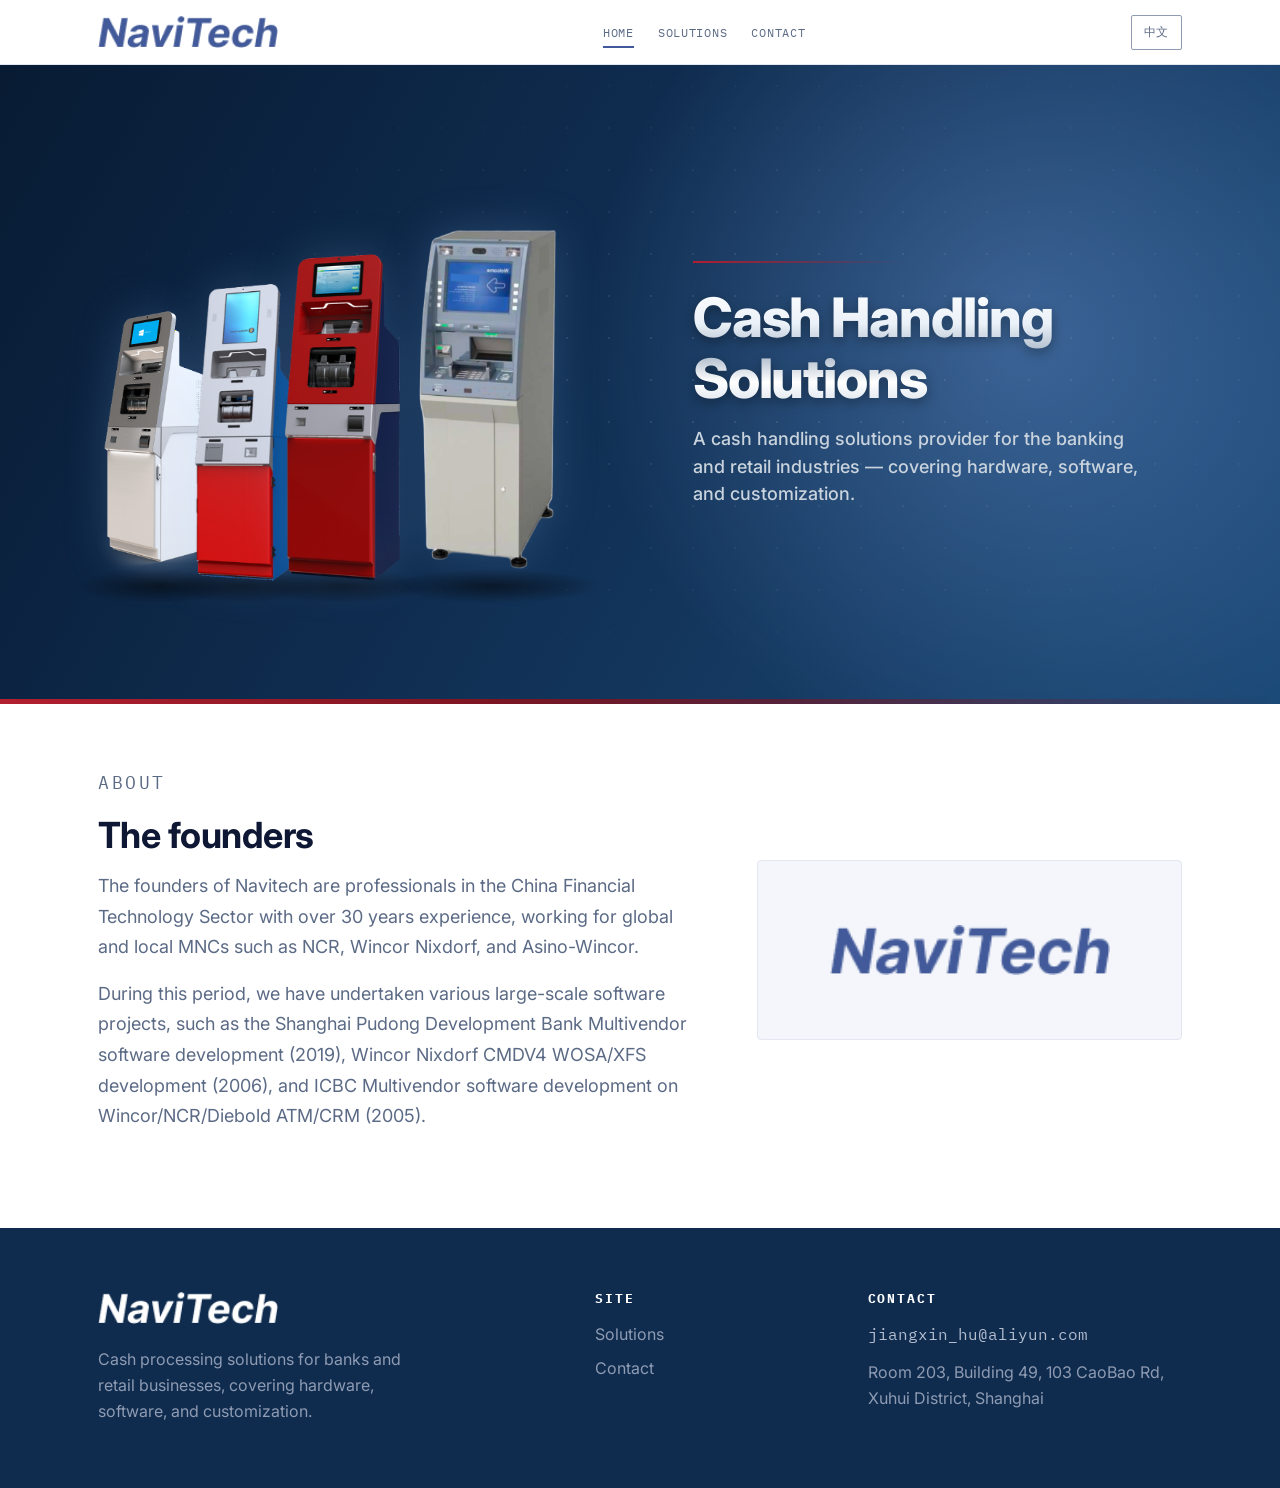
<file: index.html>
<!doctype html>
<html lang="en">
<head>
  <meta charset="utf-8">
  <meta name="viewport" content="width=device-width, initial-scale=1">
  <title>Navitech</title>
  <meta name="description" content="Navitech designs, manufactures, deploys, and services cash deposit machines for banks and financial institutions.">
  <link rel="icon" href="assets/img/favicon.svg" type="image/svg+xml">
  <link rel="preconnect" href="https://fonts.googleapis.com">
  <link rel="preconnect" href="https://fonts.gstatic.com" crossorigin>
  <link href="https://fonts.googleapis.com/css2?family=IBM+Plex+Mono:wght@400;500;600&family=Inter:wght@400;500;600;700;800&display=swap" rel="stylesheet">
  <link rel="stylesheet" href="assets/css/tokens.css">
  <link rel="stylesheet" href="assets/css/base.css">
  <link rel="stylesheet" href="assets/css/components.css">
</head>
<body data-page="home">
  <header id="site-nav"></header>

  <main>
    <!-- 30-year banner (adapted from the reference banner) -->
    <section class="banner" aria-label="Navitech, 30 years of cash handling solutions">
      <div class="banner__grid" aria-hidden="true"></div>
      <div class="banner__sheen" aria-hidden="true"></div>

      <div class="container banner__inner">
        <div class="banner__visual" aria-hidden="true">
          <div class="banner__kiosk banner__kiosk--1">
            <div class="banner__shadow"></div>
            <img src="assets/img/kiosks/k1.png" alt="">
          </div>
          <div class="banner__kiosk banner__kiosk--2">
            <div class="banner__shadow"></div>
            <img src="assets/img/kiosks/k2.png" alt="">
          </div>
          <div class="banner__kiosk banner__kiosk--3">
            <div class="banner__shadow"></div>
            <img src="assets/img/kiosks/k3.png" alt="">
          </div>
          <div class="banner__kiosk banner__kiosk--4">
            <div class="banner__shadow"></div>
            <img src="assets/img/kiosks/k4.png" alt="">
          </div>
        </div>

        <div class="banner__content">
          <div class="banner__rule" aria-hidden="true"></div>
          <h1 class="banner__headline" data-i18n="home.banner.headline">Cash Handling Solutions</h1>
          <p class="banner__tagline" data-i18n="home.banner.tagline">A cash handling solutions provider for the banking and retail industries &mdash; covering hardware, software, and customization.</p>
        </div>
      </div>

      <div class="banner__accent" aria-hidden="true"></div>
    </section>

    <!-- About: founders copy on the left, logo on the right -->
    <section class="section home-about">
      <div class="container home-about__inner">
        <div class="home-about__text reveal">
          <p class="kicker mb-3" data-i18n="home.about.kicker">About</p>
          <h2 data-i18n="home.about.title">The founders</h2>
          <p data-i18n="home.about.p1">
            The founders of Navitech are professionals in the financial <textarea name="" id="" cols="30" rows="10"></textarea>echnology Sector with over
            30 years experience, working for global and local MNCs such as NCR, Wincor Nixdorf, and
            Asino-Wincor.
          </p>
          <p data-i18n="home.about.p2">
            During this period, we have undertaken various large-scale software projects, such as the
            Shanghai Pudong Development Bank Multivendor software development (2019), Wincor Nixdorf
            CMDV4 WOSA/XFS development (2006), and ICBC Multivendor software development on
            Wincor/NCR/Diebold ATM/CRM (2005).
          </p>
        </div>
        <div class="home-about__logo reveal reveal--delay">
          <img src="assets/img/logo.png" alt="Navitech">
        </div>
      </div>
    </section>
  </main>

  <footer id="site-footer"></footer>

  <script src="assets/js/products-data.js"></script>
  <script src="assets/js/i18n.js"></script>
  <script src="assets/js/main.js"></script>
  <script src="assets/js/logos.js"></script>
  <script>
    I18N.init();
  </script>
  <script>
    (function () {
      document.documentElement.classList.add("js");
      var els = document.querySelectorAll(".reveal");
      if (!("IntersectionObserver" in window)) {
        for (var i = 0; i < els.length; i++) els[i].classList.add("is-in");
        return;
      }
      var io = new IntersectionObserver(function (entries) {
        entries.forEach(function (e) {
          if (e.isIntersecting) {
            e.target.classList.add("is-in");
            io.unobserve(e.target);
          }
        });
      }, { threshold: 0.15 });
      els.forEach(function (el) { io.observe(el); });
    })();
  </script>
</body>
</html>
</file>
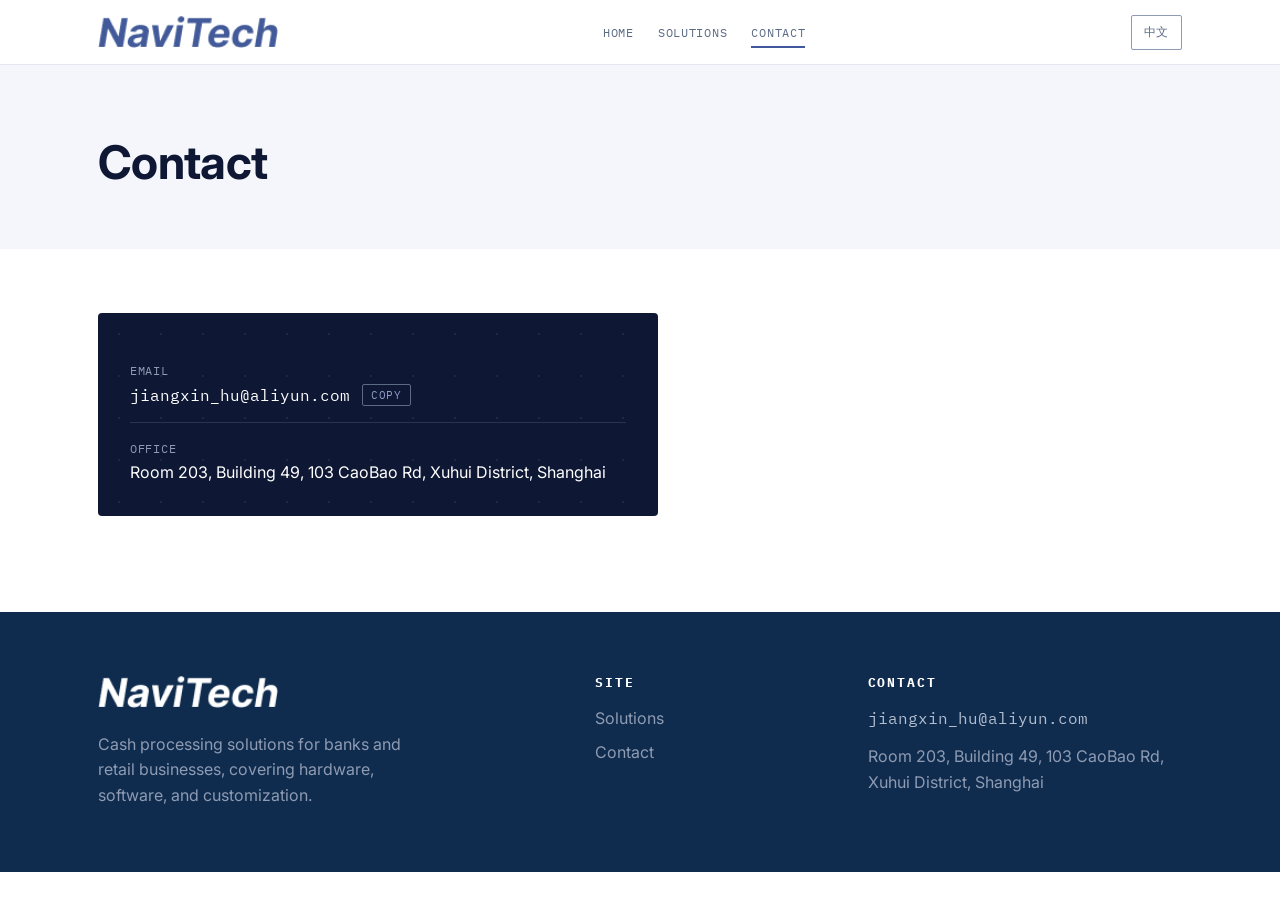
<file: contact.html>
<!doctype html>
<html lang="en">
<head>
  <meta charset="utf-8">
  <meta name="viewport" content="width=device-width, initial-scale=1">
  <title>Contact | Navitech</title>
  <link rel="icon" href="assets/img/favicon.svg" type="image/svg+xml">
  <link rel="preconnect" href="https://fonts.googleapis.com">
  <link rel="preconnect" href="https://fonts.gstatic.com" crossorigin>
  <link href="https://fonts.googleapis.com/css2?family=IBM+Plex+Mono:wght@400;500;600&family=Inter:wght@400;500;600;700&display=swap" rel="stylesheet">
  <link rel="stylesheet" href="assets/css/tokens.css">
  <link rel="stylesheet" href="assets/css/base.css">
  <link rel="stylesheet" href="assets/css/components.css">
</head>
<body data-page="contact">
  <header id="site-nav"></header>

  <main>
    <section class="page-hero">
      <div class="container page-hero__inner">
        <h1 class="mb-1" data-i18n="contact.h1">Contact</h1>
      </div>
    </section>

    <section class="section section--paper">
      <div class="container">
        <div class="contact-card">
          <ul class="contact-card__list">
            <li class="contact-card__row">
              <span class="contact-card__label" data-i18n="contact.aside.sales">Sales &amp; engineering</span>
              <button type="button" class="contact-card__copy" id="copy-email" data-copy="jiangxin_hu@aliyun.com">
                <span class="text-mono">jiangxin_hu@aliyun.com</span>
                <span class="contact-card__hint" data-i18n="contact.copy">Copy</span>
              </button>
            </li>
            <li class="contact-card__row">
              <span class="contact-card__label" data-i18n="contact.aside.office">Office</span>
              <span class="contact-card__value" data-i18n="contact.aside.addr">Room 203, Building 49, 103 CaoBao Rd, Xuhui District, Shanghai</span>
            </li>
          </ul>
        </div>
      </div>
    </section>
  </main>

  <footer id="site-footer"></footer>

  <script src="assets/js/products-data.js"></script>
  <script src="assets/js/i18n.js"></script>
  <script src="assets/js/contact.js"></script>
  <script src="assets/js/main.js"></script>
  <script>
    I18N.init();
  </script>
</body>
</html>
</file>
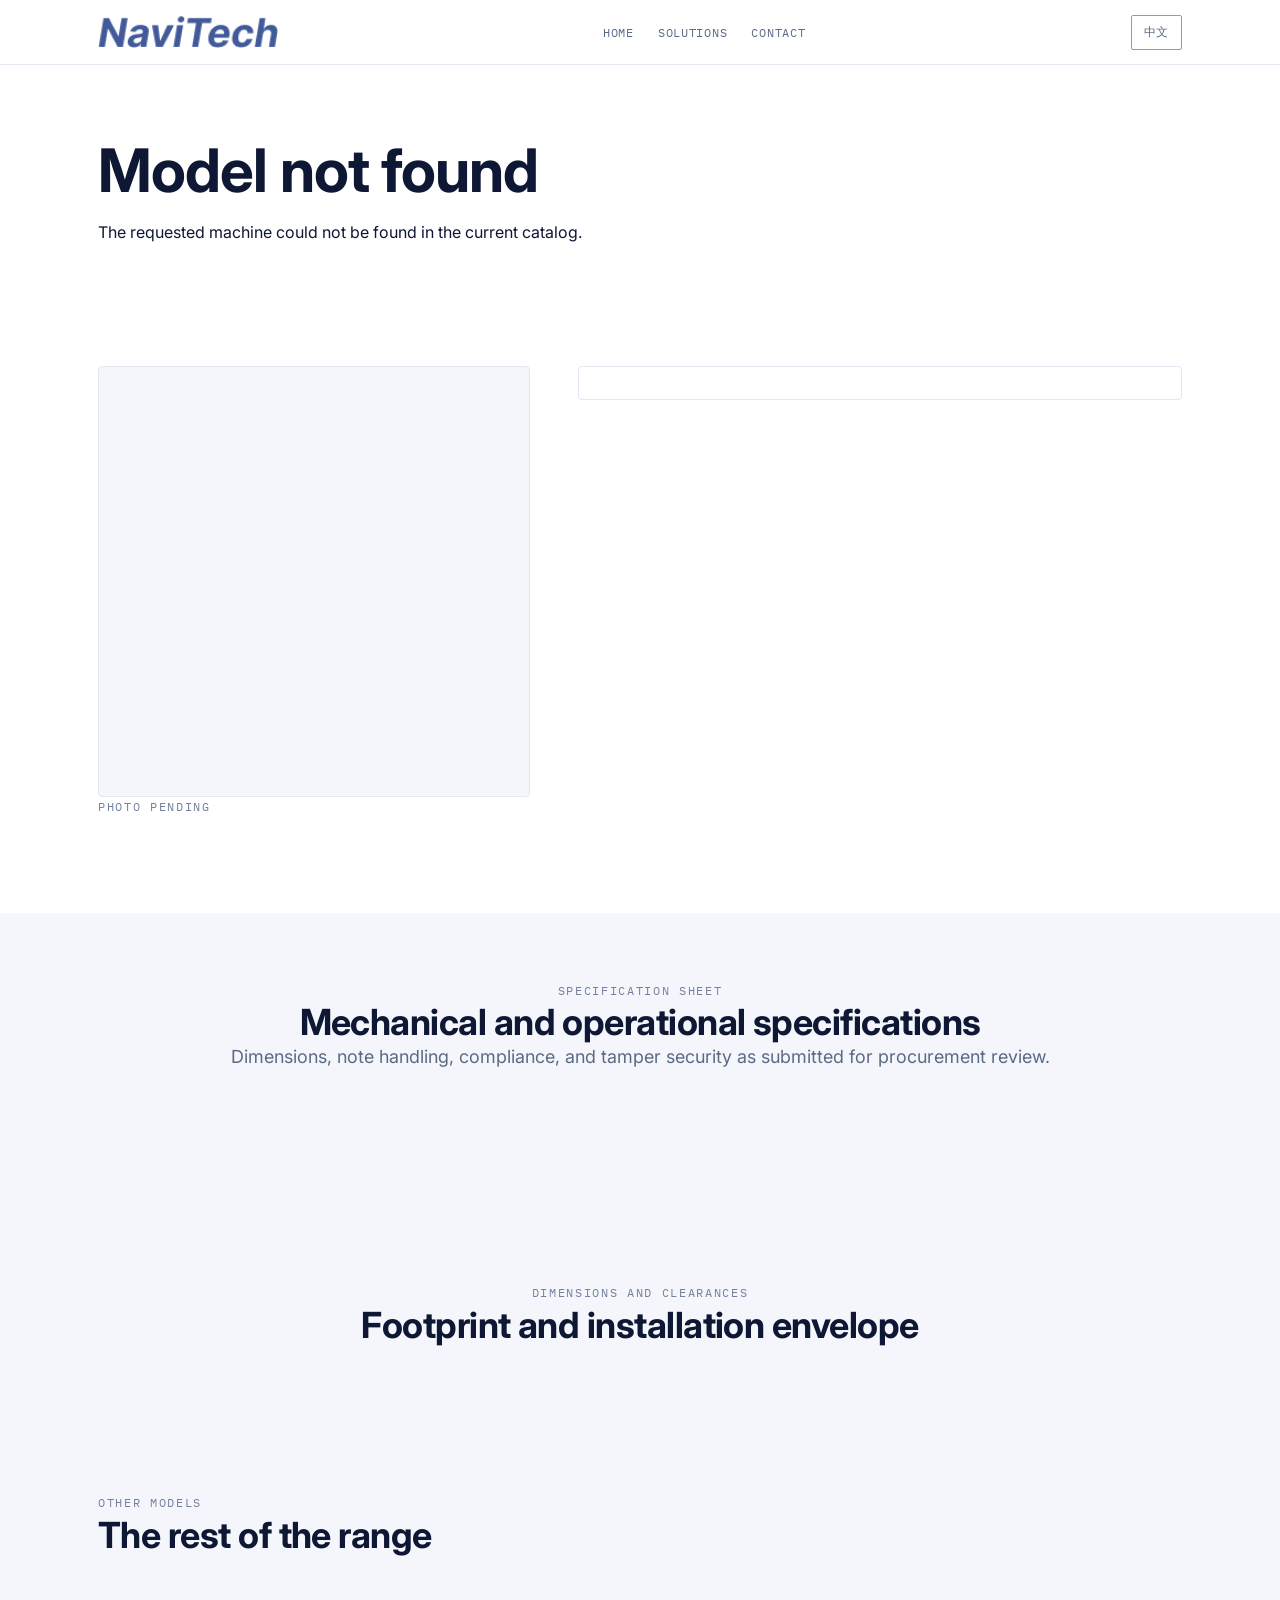
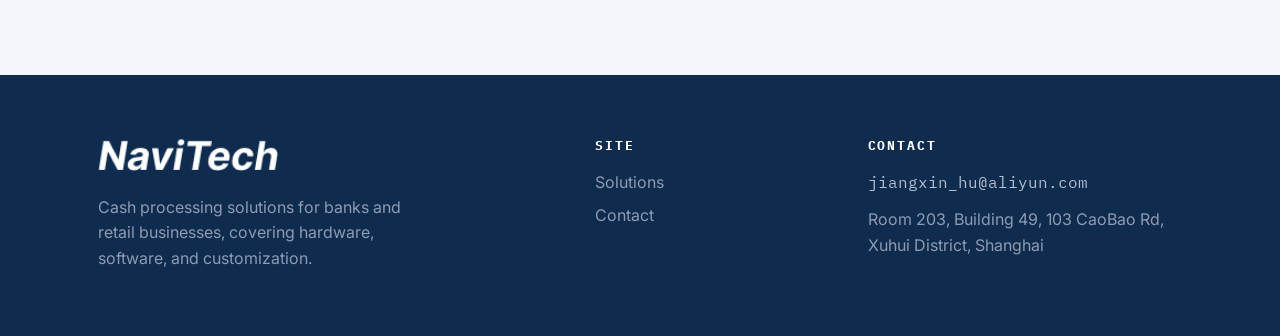
<file: product.html>
<!doctype html>
<html lang="en">
<head>
  <meta charset="utf-8">
  <meta name="viewport" content="width=device-width, initial-scale=1">
  <title>Product specification | Navitech</title>
  <meta name="description" content="Full specification sheet: dimensions, note capacity, cassettes, functions, connectivity, compliance, and tamper security.">
  <link rel="icon" href="assets/img/favicon.svg" type="image/svg+xml">
  <link rel="preconnect" href="https://fonts.googleapis.com">
  <link rel="preconnect" href="https://fonts.gstatic.com" crossorigin>
  <link href="https://fonts.googleapis.com/css2?family=IBM+Plex+Mono:wght@400;500;600&family=Inter:wght@400;500;600;700&display=swap" rel="stylesheet">
  <link rel="stylesheet" href="assets/css/tokens.css">
  <link rel="stylesheet" href="assets/css/base.css">
  <link rel="stylesheet" href="assets/css/components.css">
</head>
<body data-page="products">
  <header id="site-nav"></header>

  <main>
    <!-- Header + key facts rendered from product data -->
    <div id="detail-hero"></div>

    <!-- Overview column: visual, key facts, functions, security -->
    <section class="section section--paper">
      <div class="container">
        <div class="product-detail">
          <aside>
            <div class="product-detail__visual" id="detail-visual"></div>
            <p class="kicker mt-4 mb-0" data-i18n="detail.photoNote">Photo pending</p>
          </aside>
          <div class="product-detail__info">
            <div class="detail-facts mb-5" id="detail-facts"></div>
            <div id="detail-overview"></div>
          </div>
        </div>
      </div>
    </section>

    <!-- Full specification sheet -->
    <section class="section section--muted">
      <div class="container">
        <div class="section__head">
          <span class="kicker" data-i18n="detail.specsKicker">Specification sheet</span>
          <h2 data-i18n="detail.specsH2">Mechanical and operational specifications</h2>
          <p data-i18n="detail.specsP">Dimensions, note handling, compliance, and tamper security as submitted for procurement review.</p>
        </div>
        <div id="detail-specs"></div>
      </div>
    </section>

    <!-- Reserved for the interactive dimension-check feature (later pass).
         Currently renders a static elevation with dimension callouts. -->
    <section class="section section--dark">
      <div class="container">
        <div class="section__head">
          <span class="kicker" data-i18n="detail.dimKicker">Dimensions &amp; clearances</span>
          <h2 data-i18n="detail.dimH2">Footprint and installation envelope</h2>
        </div>
        <div id="detail-dimensions"></div>
      </div>
    </section>

    <!-- Related models -->
    <section class="section section--dark" style="padding-top:0;" id="detail-related">
      <div class="container">
        <span class="kicker" data-i18n="detail.relKicker">Other models</span>
        <h2 class="mb-5" data-i18n="detail.relH2">The rest of the range</h2>
        <div class="product-grid" id="detail-related-grid"></div>
      </div>
    </section>
  </main>

  <footer id="site-footer"></footer>

  <script src="assets/js/products-data.js"></script>
  <script src="assets/js/i18n.js"></script>
  <script src="assets/js/product-detail.js"></script>
  <script src="assets/js/main.js"></script>
  <script>
    I18N.init();
  </script>
</body>
</html>
</file>
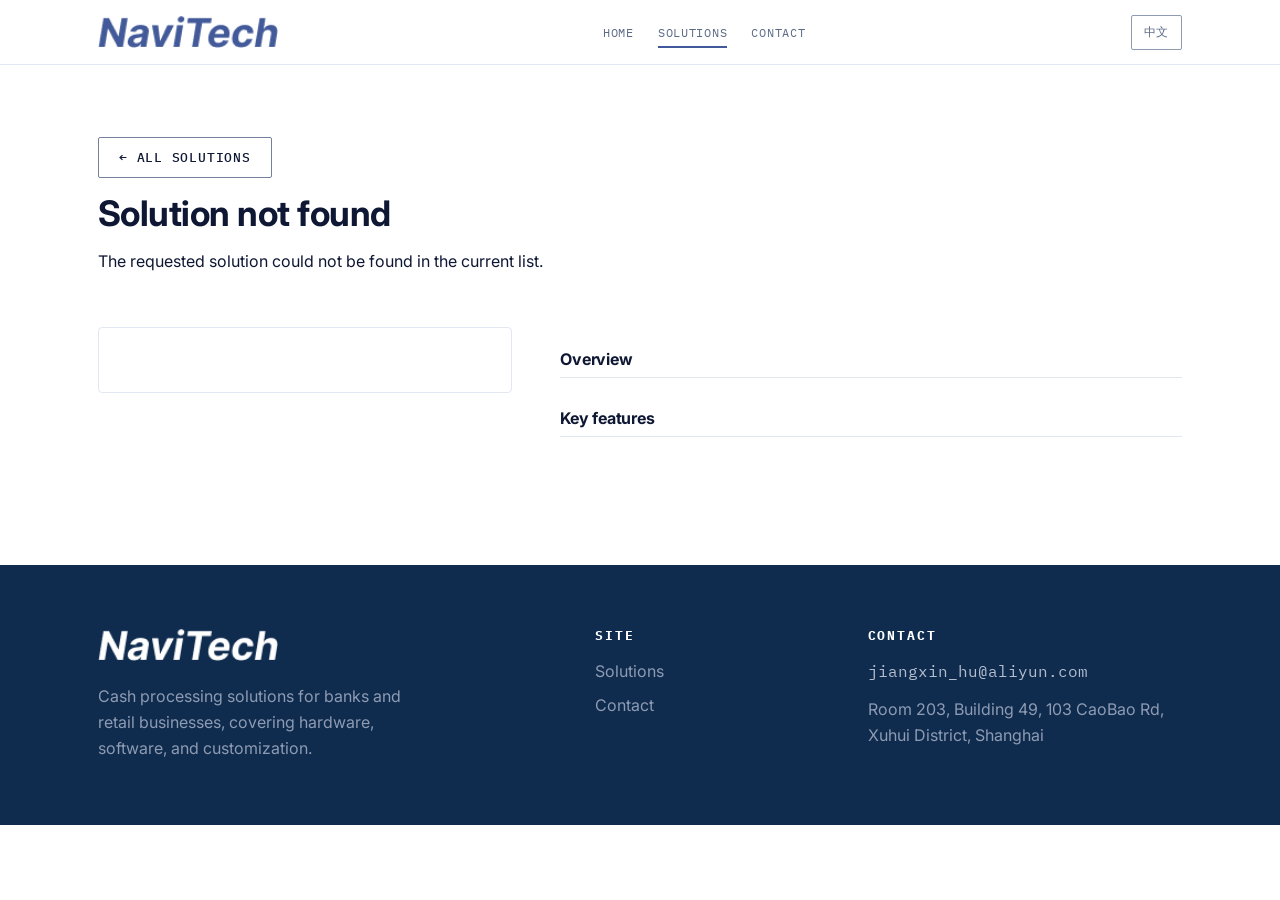
<file: solution.html>
<!doctype html>
<html lang="en">
<head>
  <meta charset="utf-8">
  <meta name="viewport" content="width=device-width, initial-scale=1">
  <title>Solution | Navitech</title>
  <meta name="description" content="Navitech solution details: deposit automation, digital fingerprint e-lock, and QR-based cash transactions for banks and financial institutions.">
  <link rel="icon" href="assets/img/favicon.svg" type="image/svg+xml">
  <link rel="preconnect" href="https://fonts.googleapis.com">
  <link rel="preconnect" href="https://fonts.gstatic.com" crossorigin>
  <link href="https://fonts.googleapis.com/css2?family=IBM+Plex+Mono:wght@400;500;600&family=Inter:wght@400;500;600;700&display=swap" rel="stylesheet">
  <link rel="stylesheet" href="assets/css/tokens.css">
  <link rel="stylesheet" href="assets/css/base.css">
  <link rel="stylesheet" href="assets/css/components.css">
</head>
<body data-page="solutions">
  <header id="site-nav"></header>

  <main>
    <!-- Hero rendered from solution data -->
    <div id="solution-hero"></div>

    <!-- Visual, overview, key features -->
    <section class="section section--paper">
      <div class="container">
        <div class="solution-detail" id="solution-detail">
          <div class="solution-detail__visual" id="solution-visual"></div>
          <div class="solution-detail__info">
            <p class="lede mb-5" id="solution-intro"></p>
            <section class="spec-section">
              <h3 data-i18n="solutions.detail.overview">Overview</h3>
              <p class="solution-detail__overview mb-0" id="solution-text"></p>
            </section>
            <section class="spec-section mb-0">
              <h3 data-i18n="solutions.detail.features">Key features</h3>
              <div id="solution-features"></div>
            </section>
          </div>
        </div>
      </div>
    </section>
  </main>

  <footer id="site-footer"></footer>

  <script src="assets/js/products-data.js"></script>
  <script src="assets/js/i18n.js"></script>
  <script src="assets/js/solutions.js"></script>
  <script src="assets/js/solution-detail.js"></script>
  <script src="assets/js/main.js"></script>
  <script>
    I18N.init();
  </script>
</body>
</html>
</file>
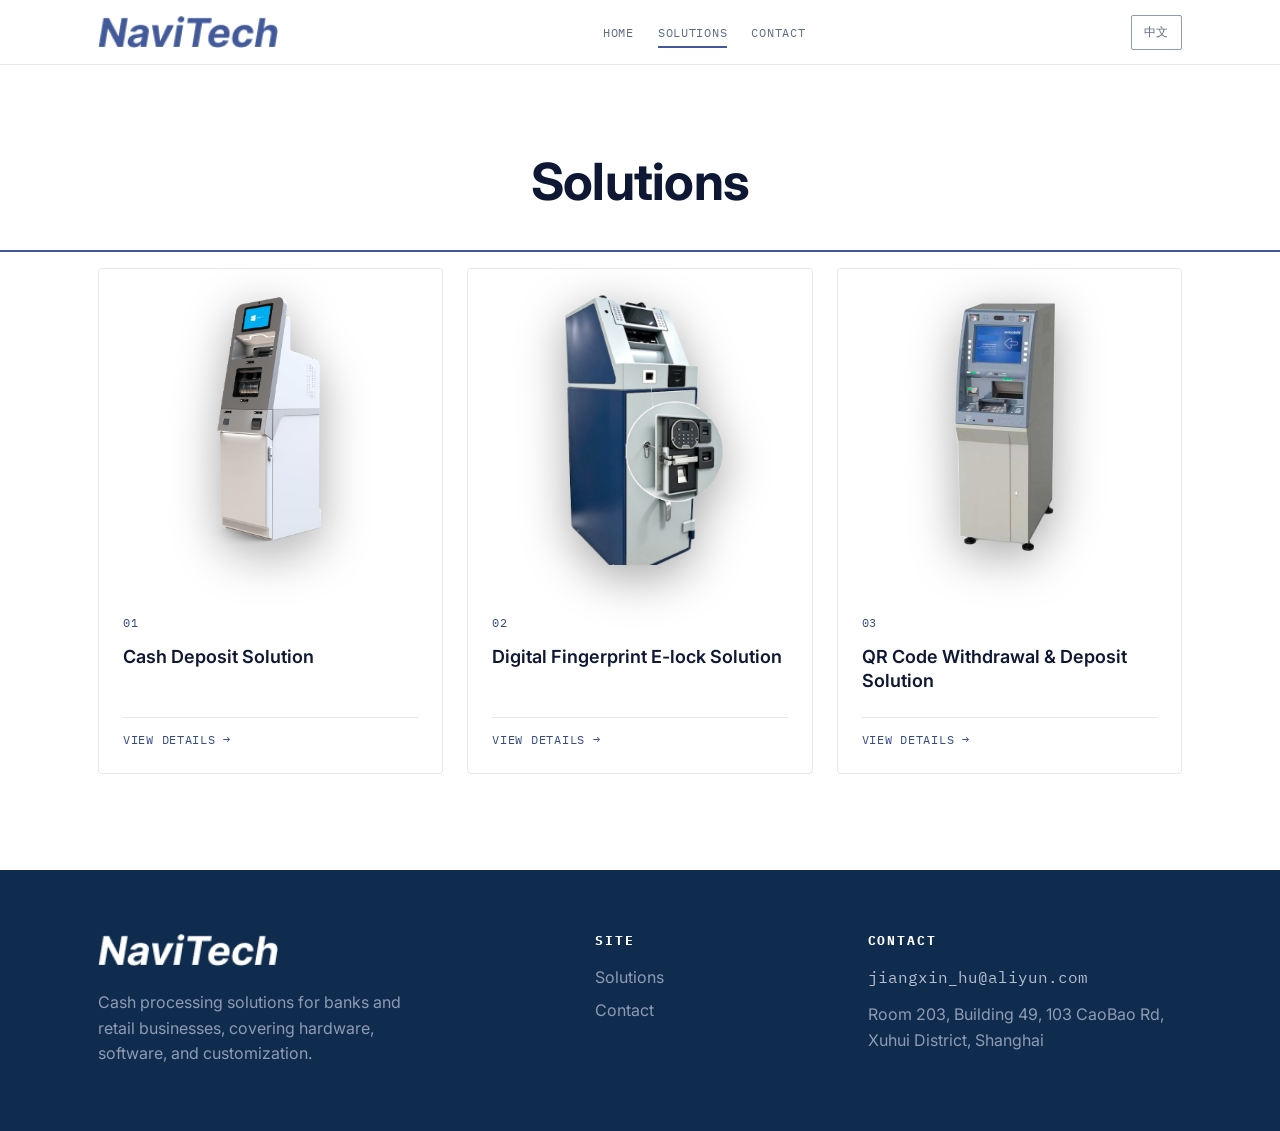
<file: solutions.html>
<!doctype html>
<html lang="en">
<head>
  <meta charset="utf-8">
  <meta name="viewport" content="width=device-width, initial-scale=1">
  <title>Solutions</title>
  <meta name="description" content="Navitech solutions: cash deposit, dynamic password safedoor locks, and QR code withdrawal &amp; deposit for banks and financial institutions.">
  <link rel="icon" href="assets/img/favicon.svg" type="image/svg+xml">
  <link rel="preconnect" href="https://fonts.googleapis.com">
  <link rel="preconnect" href="https://fonts.gstatic.com" crossorigin>
  <link href="https://fonts.googleapis.com/css2?family=IBM+Plex+Mono:wght@400;500;600&family=Inter:wght@400;500;600;700&display=swap" rel="stylesheet">
  <link rel="stylesheet" href="assets/css/tokens.css">
  <link rel="stylesheet" href="assets/css/base.css">
  <link rel="stylesheet" href="assets/css/components.css">
</head>
<body data-page="solutions">
  <header id="site-nav"></header>

  <main>
    <section class="solution-hero">
      <div class="container solution-hero__inner">
        <h1 class="mb-1" data-i18n="solutions.h1">Solution Offerings</h1>
      </div>
    </section>

    <section class="section section--paper section--solutions">
      <div class="container">
        <div class="solution-grid" id="solution-grid"></div>
      </div>
    </section>
  </main>

  <footer id="site-footer"></footer>

  <script src="assets/js/products-data.js"></script>
  <script src="assets/js/i18n.js"></script>
  <script src="assets/js/solutions.js"></script>
  <script src="assets/js/main.js"></script>
  <script>
    I18N.init();
  </script>
</body>
</html>
</file>
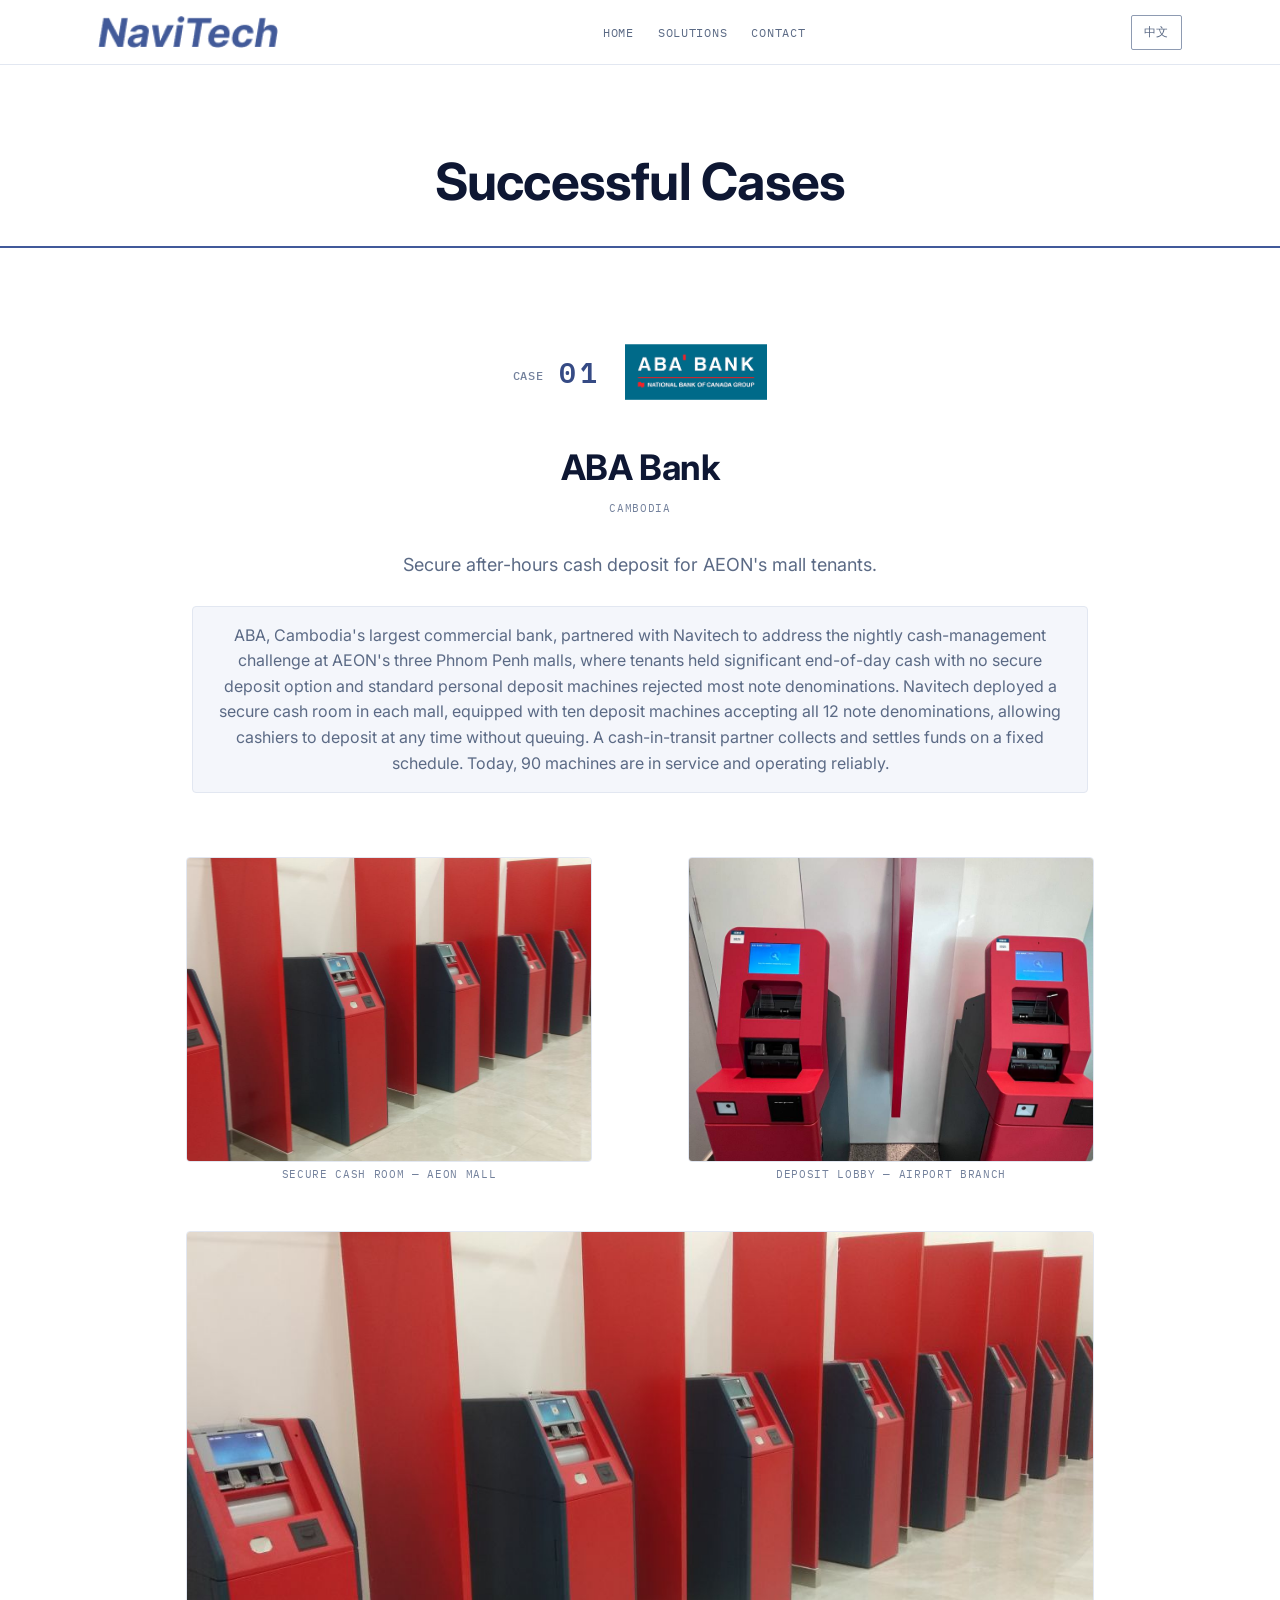
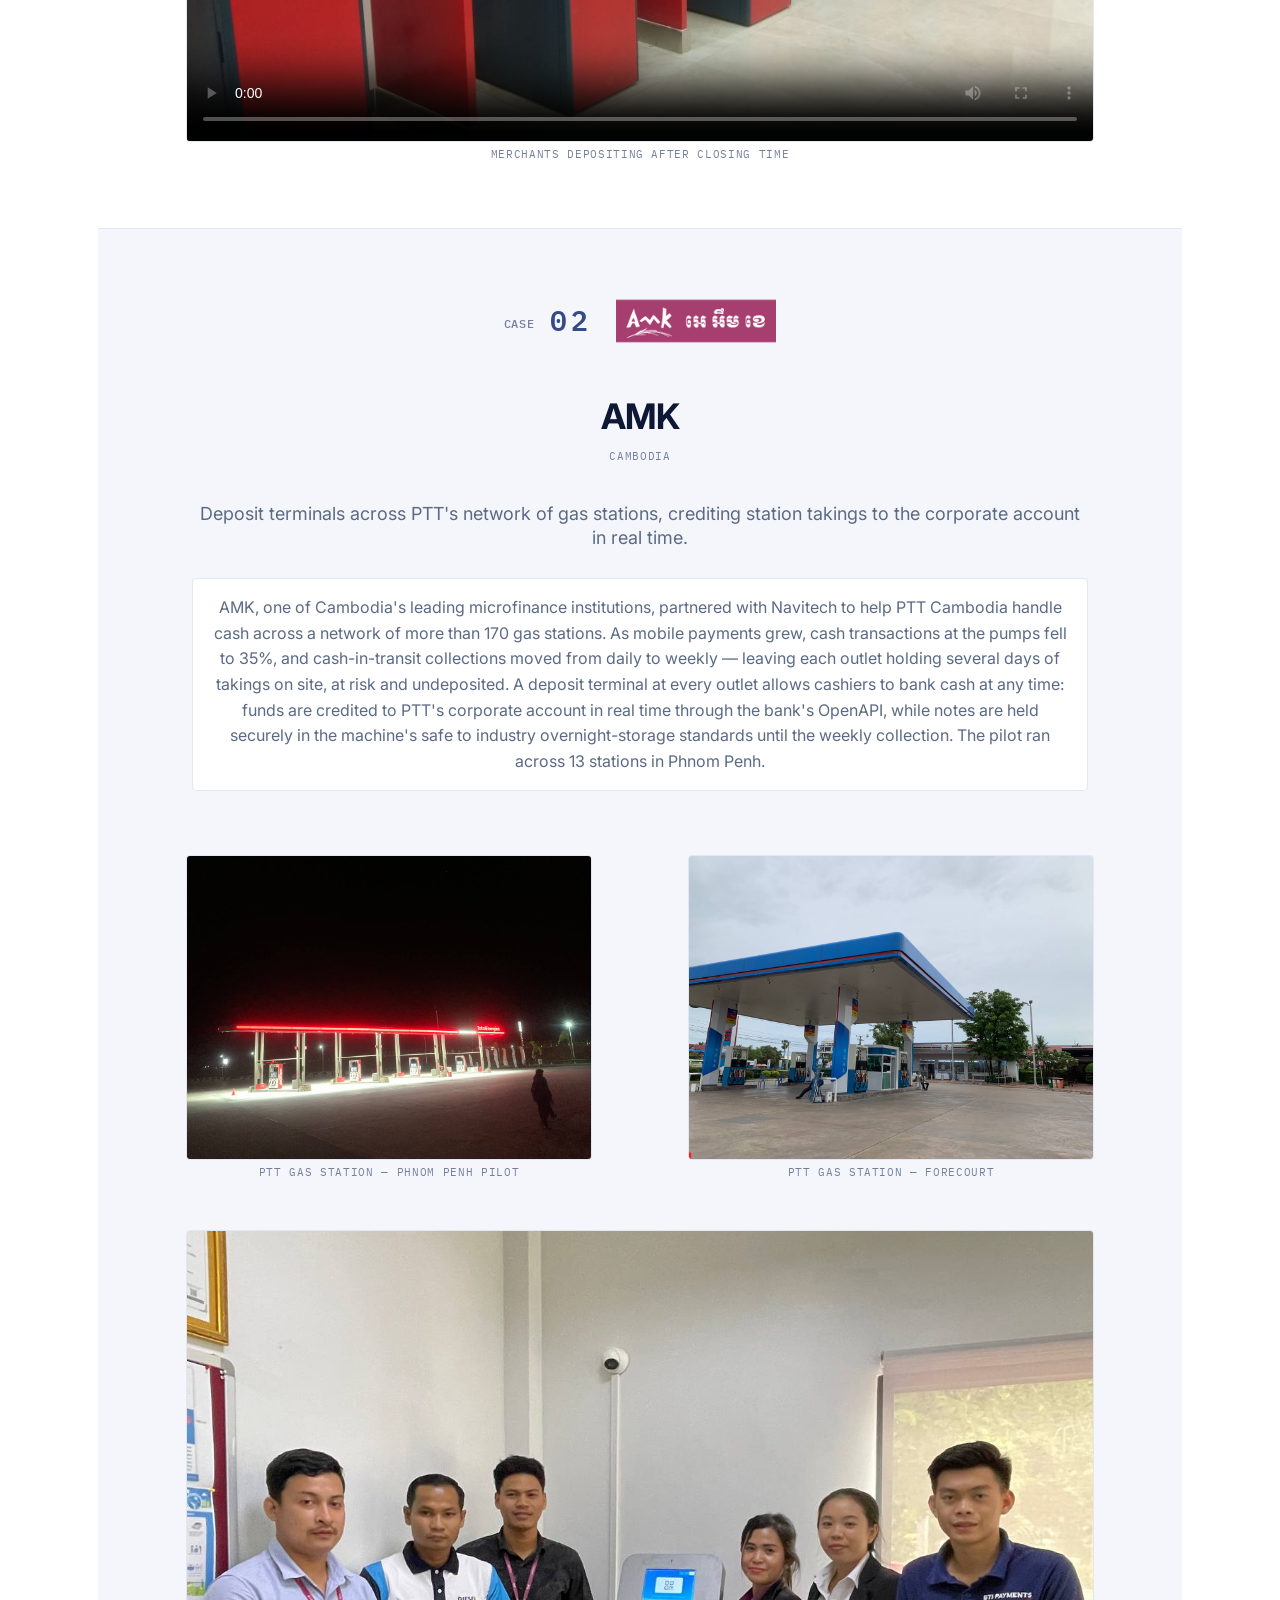
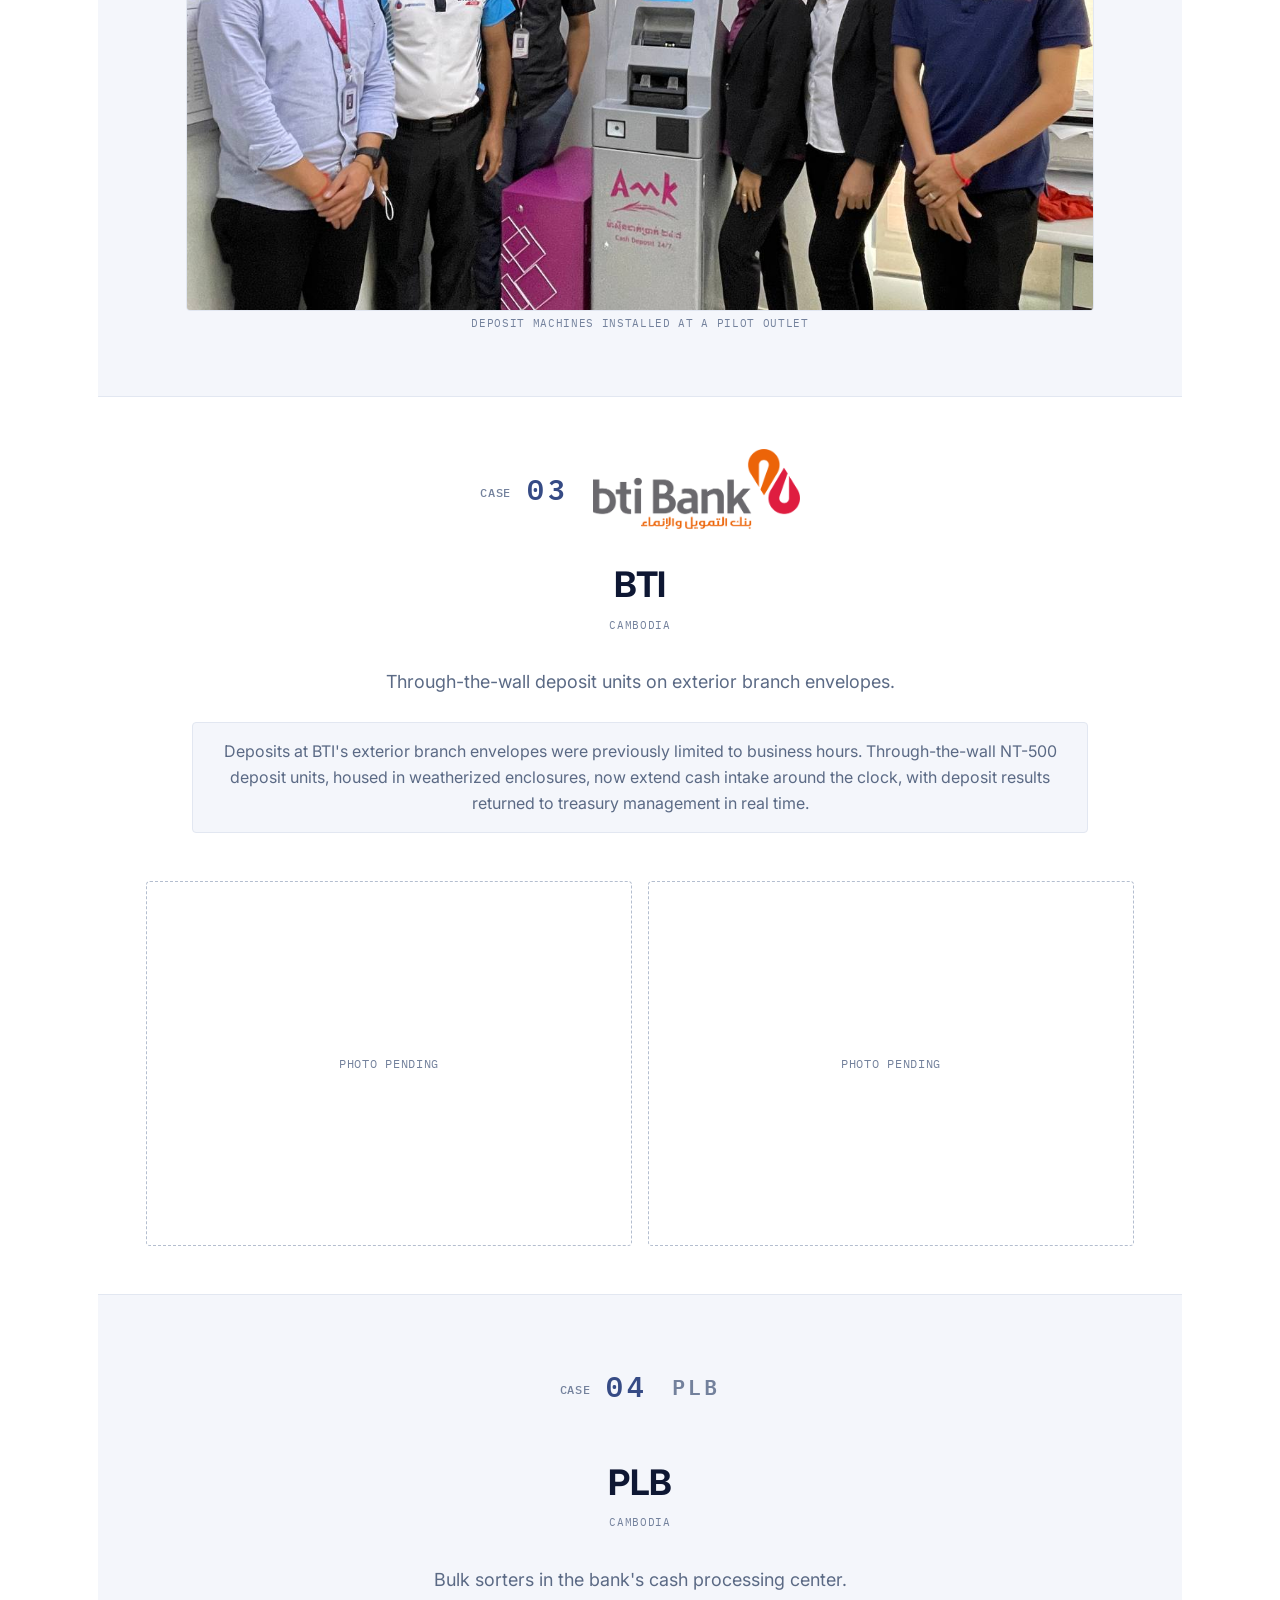
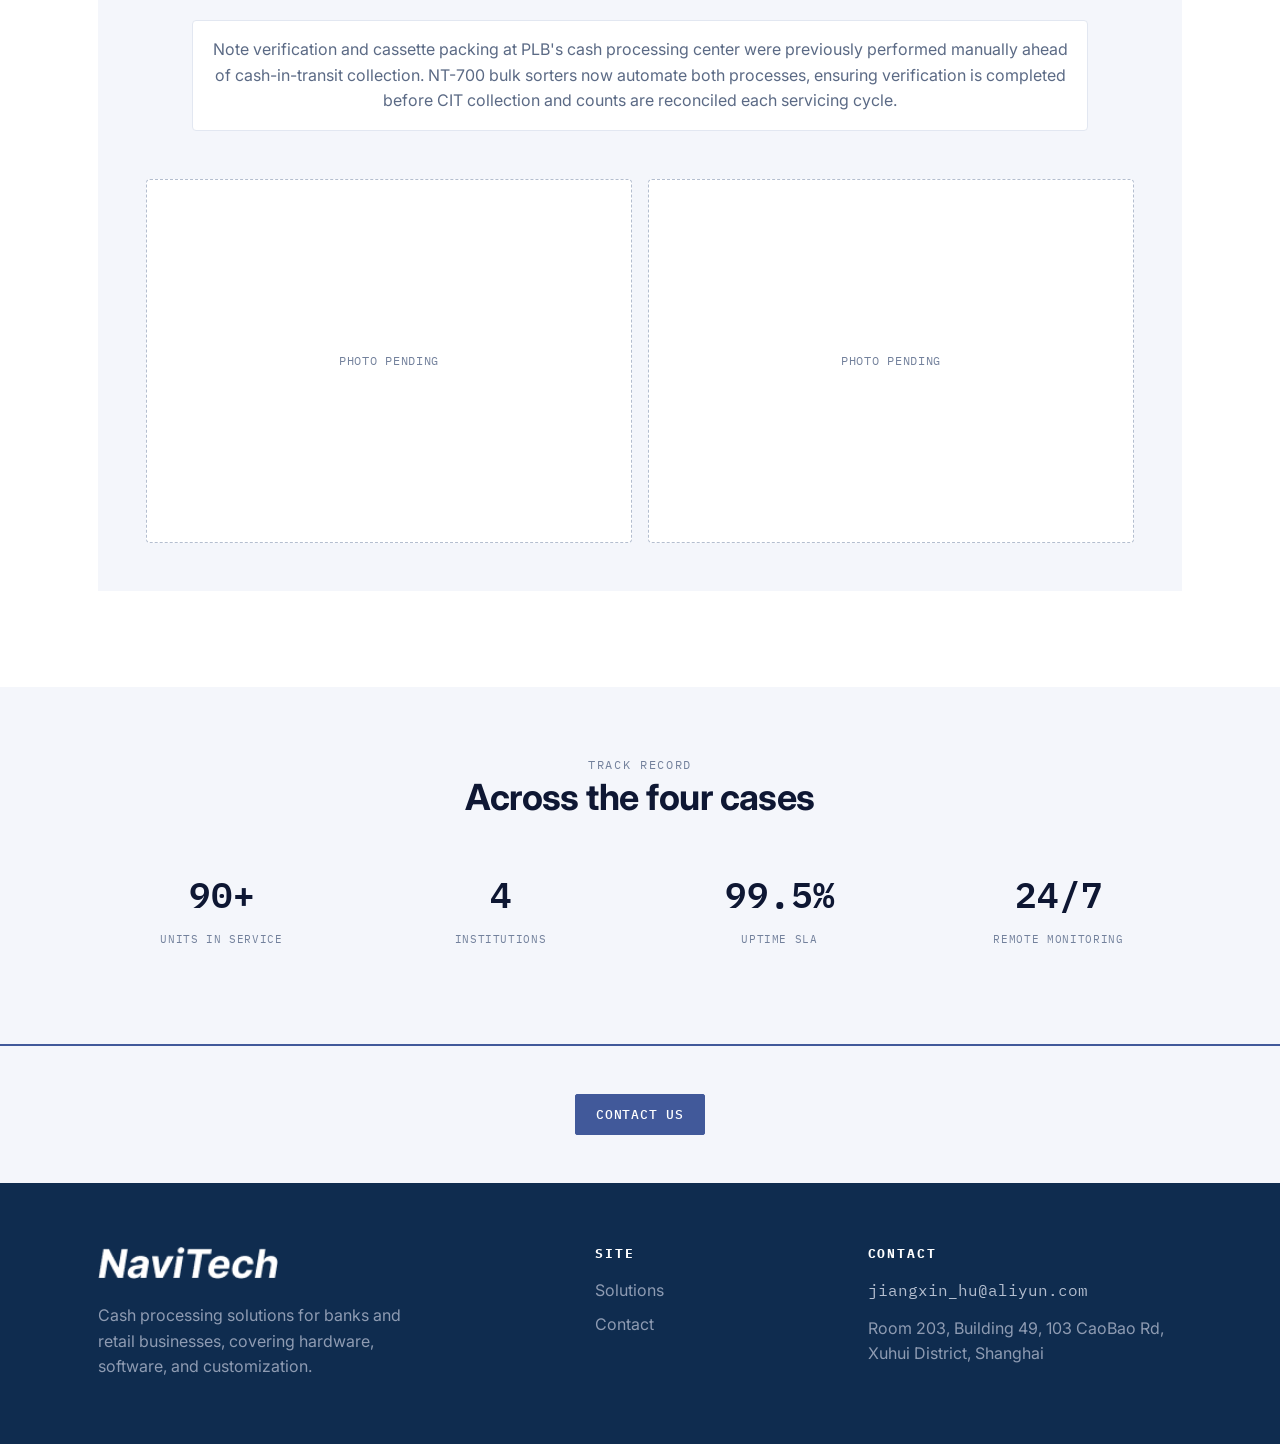
<file: successful_cases.html>
<!doctype html>
<html lang="en">
<head>
  <meta charset="utf-8">
  <meta name="viewport" content="width=device-width, initial-scale=1">
  <title>Successful Cases</title>
  <meta name="description" content="Four production deployments where Navitech solutions are live: ABA Bank, AMK, BTI, and PLB.">
  <link rel="icon" href="assets/img/favicon.svg" type="image/svg+xml">
  <link rel="preconnect" href="https://fonts.googleapis.com">
  <link rel="preconnect" href="https://fonts.gstatic.com" crossorigin>
  <link href="https://fonts.googleapis.com/css2?family=IBM+Plex+Mono:wght@400;500;600&family=Inter:wght@400;500;600;700&display=swap" rel="stylesheet">
  <link rel="stylesheet" href="assets/css/tokens.css">
  <link rel="stylesheet" href="assets/css/base.css">
  <link rel="stylesheet" href="assets/css/components.css">
</head>
<body data-page="clients">
  <header id="site-nav"></header>

  <main>
    <section class="solution-hero">
      <div class="container solution-hero__inner">
        <h1 data-i18n="clients.h1">Successful Cases</h1>
      </div>
    </section>

    <section class="section section--paper section--cases">
      <div class="container">
        <div class="case-list" id="case-list"></div>
      </div>
    </section>

    <section class="section section--dark">
      <div class="container">
        <div class="section__head">
          <span class="kicker" data-i18n="clients.results.kicker">Track record</span>
          <h2 data-i18n="clients.results.h2">Across the four cases</h2>
        </div>
        <div class="case-stats">
          <div class="case-stats__item">
            <span class="case-stats__value" data-i18n="clients.results.1v">90+</span>
            <span class="case-stats__label" data-i18n="clients.results.1l">Units in service</span>
          </div>
          <div class="case-stats__item">
            <span class="case-stats__value" data-i18n="clients.results.2v">4</span>
            <span class="case-stats__label" data-i18n="clients.results.2l">Institutions</span>
          </div>
          <div class="case-stats__item">
            <span class="case-stats__value" data-i18n="clients.results.3v">99.5%</span>
            <span class="case-stats__label" data-i18n="clients.results.3l">Uptime SLA</span>
          </div>
          <div class="case-stats__item">
            <span class="case-stats__value" data-i18n="clients.results.4v">24/7</span>
            <span class="case-stats__label" data-i18n="clients.results.4l">Remote monitoring</span>
          </div>
        </div>
      </div>
    </section>

    <section class="cta-band">
      <div class="container section" style="padding-block: var(--space-7);">
        <div class="cta-band__inner">
          <a class="btn btn--primary" href="contact.html" data-i18n="clients.cta.btn">Contact us</a>
        </div>
      </div>
    </section>
  </main>

  <footer id="site-footer"></footer>

  <script src="assets/js/products-data.js"></script>
  <script src="assets/js/i18n.js"></script>
  <script src="assets/js/clients.js"></script>
  <script src="assets/js/main.js"></script>
  <script>
    I18N.init();
  </script>
</body>
</html>
</file>
<file: assets/css/tokens.css>
/* ============================================================
   NAVITECH · DESIGN TOKENS
   Dark-blue + white industrial palette, white-dominant.
   Navy structural surfaces, blue accent ink, cool white paper.
   ============================================================ */

:root {
  /* ---- Navy surfaces (dark blues) ---- */
  --vault-950: #0A1128;
  --vault-900: #0E1733;
  --vault-850: #131D3E;
  --vault-800: #18234A;
  --vault-750: #1E2A57;
  --vault-700: #25315F;

  /* ---- Blue accent ink (primary accent) ---- */
  --blue-700: #2E3F75;
  --blue-600: #364B85;
  --blue-500: #41599A;
  --blue-400: #6478B0;
  --blue-300: #8E9DC9;

  /* ---- Steel neutrals (structure, rules, muted text) ---- */
  --steel-700: #45536B;
  --steel-600: #5B6A85;
  --steel-500: #73819C;
  --steel-400: #8E9BB2;
  --steel-300: #B4BECF;
  --steel-200: #D2D9E4;
  --steel-100: #E8ECF2;

  /* ---- Paper (white-dominant surfaces) ---- */
  --paper-100: #FFFFFF;
  --paper-200: #F4F6FB;
  --paper-300: #E2E7F1;

  /* ---- Safety amber (attention/status only) ---- */
  --amber-600: #8F5A15;
  --amber-500: #AD741E;
  --amber-400: #D19834;

  /* ---- Operational status ---- */
  --status-on: #2E9E76;
  --status-alert: #C2562E;

  /* ---- Type ---- */
  --font-sans: "Inter", "Helvetica Neue", Arial, system-ui, sans-serif;
  --font-mono: "IBM Plex Mono", ui-monospace, SFMono-Regular, Menlo, monospace;

  /* ---- Scale (industrial, compact) ---- */
  --text-xs: 0.75rem;    /* 12 */
  --text-sm: 0.8125rem;  /* 13 */
  --text-base: 1rem;     /* 16 */
  --text-lg: 1.125rem;   /* 18 */
  --text-xl: 1.375rem;   /* 22 */
  --text-2xl: 1.75rem;   /* 28 */
  --text-3xl: 2.25rem;   /* 36 */
  --text-4xl: clamp(2.5rem, 5vw, 3.75rem); /* 40–60 */

  --leading-tight: 1.12;
  --leading-snug: 1.35;
  --leading-normal: 1.6;

  --tracking-tight: -0.015em;
  --tracking-wider: 0.06em;
  --tracking-widest: 0.14em;

  --space-1: 4px;
  --space-2: 8px;
  --space-3: 12px;
  --space-4: 16px;
  --space-5: 24px;
  --space-6: 32px;
  --space-7: 48px;
  --space-8: 64px;
  --space-9: 96px;

  /* ---- Geometry ---- */
  --radius-sm: 2px;
  --radius-md: 4px;
  --border-w: 1px;
  --border-w-strong: 2px;

  /* ---- Layout ---- */
  --container: 1180px;
  --container-wide: 1320px;
  --gutter: clamp(20px, 4vw, 48px);
  --nav-h: 64px;

  /* ---- Elevation ---- */
  --shadow-1: 0 1px 2px rgba(10, 14, 24, 0.18);
  --shadow-2: 0 6px 20px rgba(10, 14, 24, 0.22);
  --shadow-3: 0 14px 44px rgba(10, 14, 24, 0.3);

  /* ---- Motion (restrained) ---- */
  --ease: cubic-bezier(0.22, 1, 0.36, 1);
  --dur-fast: 150ms;
  --dur-base: 260ms;
}
</file>
<file: assets/css/base.css>
/* ============================================================
   NAVITECH · BASE
   Reset, typography defaults, focus states, shared utilities.
   ============================================================ */

*,
*::before,
*::after {
  box-sizing: border-box;
}

html {
  -webkit-text-size-adjust: 100%;
  scroll-behavior: smooth;
}

body {
  margin: 0;
  font-family: var(--font-sans);
  font-size: var(--text-base);
  line-height: var(--leading-normal);
  color: var(--vault-900);
  background-color: var(--paper-100);
  -webkit-font-smoothing: antialiased;
  text-rendering: optimizeLegibility;
}

img,
svg {
  display: block;
  max-width: 100%;
}

h1, h2, h3, h4 {
  margin: 0;
  line-height: var(--leading-tight);
  font-weight: 700;
  letter-spacing: var(--tracking-tight);
  color: var(--vault-900);
}

/* Avoid ragged lines and single-word orphans/widows when the
   browser supports wrapping control (progressive enhancement). */
h1, h2, h3, h4 {
  text-wrap: balance;
}

p, li {
  text-wrap: pretty;
}

h1 {
  font-size: var(--text-4xl);
  font-weight: 700;
}

h2 {
  font-size: var(--text-3xl);
}

h3 {
  font-size: var(--text-xl);
}

h4 {
  font-size: var(--text-lg);
}

p {
  margin: 0 0 var(--space-4);
}

p:last-child {
  margin-bottom: 0;
}

a {
  color: var(--blue-600);
  text-underline-offset: 3px;
  text-decoration-thickness: 1px;
}

a:hover {
  color: var(--blue-500);
}

ul, ol {
  margin: 0;
  padding: 0;
  list-style: none;
}

small {
  font-size: var(--text-xs);
}

/* ---- Focus (visible, keyboard) ---- */
:focus-visible {
  outline: var(--border-w-strong) solid var(--blue-400);
  outline-offset: 2px;
  border-radius: var(--radius-sm);
}

/* ---- Mono / technical labels ---- */
.kicker {
  font-family: var(--font-mono);
  font-size: var(--text-xs);
  letter-spacing: var(--tracking-widest);
  text-transform: uppercase;
  color: var(--steel-500);
}

/* ---- LED status dot (square, industrial, not a pill) ---- */
.led {
  display: inline-block;
  width: 8px;
  height: 8px;
  background: var(--status-on);
  box-shadow: 0 0 0 1px rgba(15, 20, 26, 0.4);
}
.led--on   { background: var(--status-on); }
.led--amber{ background: var(--amber-400); }
.led--off  { background: var(--steel-500); }

/* ---- Containers ---- */
.container {
  width: 100%;
  max-width: var(--container);
  margin-inline: auto;
  padding-inline: var(--gutter);
}

.container--wide {
  max-width: var(--container-wide);
}

/* ---- Sections ---- */
.section {
  padding-block: var(--space-8) var(--space-9);
}

.section--dark {
  background: var(--paper-200);
  color: var(--steel-600);
}

.section--dark h1,
.section--dark h2,
.section--dark h3,
.section--dark h4 {
  color: var(--vault-900);
}

.section--dark .kicker {
  color: var(--steel-500);
}

.section--paper {
  background: var(--paper-100);
}

.section--muted {
  background: var(--paper-200);
}

.section__head {
  text-align: center;
  margin-bottom: var(--space-7);
}

.section__head p {
  font-size: var(--text-lg);
  color: var(--steel-600);
}

.section--dark .section__head p {
  color: var(--steel-600);
}

/* ---- Components used on the light "dark" sections inherit the
   white-canvas text colors directly. ---- */
.section--dark .check-list__item {
  color: var(--vault-900);
}

.section--dark .service__point h4 {
  color: var(--vault-900);
}

.section--dark .service__point p {
  color: var(--steel-600);
}

.section--dark .spec-table th {
  color: var(--steel-500);
}

.section--dark .spec-table td {
  color: var(--vault-900);
}

.section--dark .spec-table th,
.section--dark .spec-table td {
  border-bottom-color: var(--paper-300);
}

/* ---- Signature element: cassette guide rail ----
   A horizontal track with a cassette node, drawn from
   note-cassette mechanics. Use as section divider. */
.rail {
  display: flex;
  align-items: center;
  gap: var(--space-2);
  width: 100%;
  max-width: 480px;
  margin-block: var(--space-6);
}

.rail__track {
  flex: 1;
  height: var(--border-w);
  background: var(--steel-300);
}

.section--dark .rail__track {
  background: var(--steel-300);
}

.rail__node {
  position: relative;
  flex: 0 0 auto;
  width: 22px;
  height: 13px;
  border-radius: var(--radius-sm);
  background: var(--blue-500);
}

.rail__node::after {
  content: "";
  position: absolute;
  inset: 3px 5px;
  height: 3px;
  background: rgba(15, 20, 26, 0.55);
}

/* ---- Buttons ---- */
.btn {
  display: inline-flex;
  align-items: center;
  gap: var(--space-2);
  font-family: var(--font-mono);
  font-size: var(--text-sm);
  font-weight: 500;
  letter-spacing: var(--tracking-wider);
  text-transform: uppercase;
  text-decoration: none;
  line-height: 1;
  padding: 13px 20px;
  border-radius: var(--radius-sm);
  border: var(--border-w) solid transparent;
  cursor: pointer;
  transition: background-color var(--dur-fast) var(--ease),
              border-color var(--dur-fast) var(--ease),
              color var(--dur-fast) var(--ease);
}

.btn--primary {
  background: var(--blue-500);
  color: #FFFFFF;
  border-color: var(--blue-500);
}

.btn--primary:hover {
  background: var(--blue-400);
  border-color: var(--blue-400);
  color: #FFFFFF;
}

.btn--ghost-dark {
  background: transparent;
  color: var(--paper-100);
  border-color: var(--steel-500);
}

.btn--ghost-dark:hover {
  border-color: var(--paper-100);
  color: var(--paper-100);
}

.btn--ghost-light {
  background: transparent;
  color: var(--vault-900);
  border-color: var(--steel-500);
}

.btn--ghost-light:hover {
  border-color: var(--vault-900);
  color: var(--vault-900);
}

.btn--block {
  width: 100%;
  justify-content: center;
}

/* ---- Placeholder flag (amber tag for pending real data) ---- */
.flag {
  display: inline-flex;
  align-items: center;
  gap: 6px;
  font-family: var(--font-mono);
  font-size: 0.6875rem;
  letter-spacing: var(--tracking-widest);
  text-transform: uppercase;
  color: var(--amber-500);
  border: var(--border-w) solid var(--amber-500);
  padding: 3px 8px;
  border-radius: var(--radius-sm);
  white-space: nowrap;
}

.flag--dark {
  color: var(--amber-400);
  border-color: var(--amber-400);
}

/* ---- Tables (spec sheets) ---- */
.table-scroll {
  overflow-x: auto;
}

.spec-table {
  width: 100%;
  border-collapse: collapse;
  font-size: var(--text-sm);
}

.spec-table th,
.spec-table td {
  text-align: left;
  padding: var(--space-3) var(--space-4);
  border-bottom: var(--border-w) solid var(--paper-300);
  vertical-align: top;
}

.spec-table th {
  font-family: var(--font-mono);
  font-size: var(--text-xs);
  letter-spacing: var(--tracking-wider);
  text-transform: uppercase;
  color: var(--steel-500);
  width: 32%;
}

.spec-table td {
  color: var(--vault-900);
}

.spec-table tr:last-child th,
.spec-table tr:last-child td {
  border-bottom: none;
}

.spec-table .spec-table__num {
  font-family: var(--font-mono);
}

/* ---- Utility ---- */
.text-mono { font-family: var(--font-mono); }
.text-steel { color: var(--steel-500); }
.text-blue { color: var(--blue-600); }
.mt-0 { margin-top: 0; }
.mb-0 { margin-bottom: 0; }
.mb-1 { margin-bottom: var(--space-1); }
.mb-2 { margin-bottom: var(--space-2); }
.mb-3 { margin-bottom: var(--space-3); }
.mb-4 { margin-bottom: var(--space-4); }
.mb-5 { margin-bottom: var(--space-5); }
.mb-6 { margin-bottom: var(--space-6); }

@media (prefers-reduced-motion: reduce) {
  html { scroll-behavior: auto; }
  *, *::before, *::after {
    animation-duration: 0.01ms !important;
    transition-duration: 0.01ms !important;
  }
}
</file>
<file: assets/css/components.css>
/* ============================================================
   NAVITECH · COMPONENTS
   Nav, hero, cards, footer, forms, page bits.
   ============================================================ */

/* ---- Nav ---- */
.nav {
  position: sticky;
  top: 0;
  z-index: 50;
  background: var(--paper-100);
  border-bottom: var(--border-w) solid var(--paper-300);
  transition: box-shadow var(--dur-base) var(--ease);
}

.nav--scrolled {
  box-shadow: var(--shadow-2);
}

.nav__inner {
  display: flex;
  align-items: center;
  justify-content: space-between;
  gap: var(--space-5);
  height: var(--nav-h);
}

.brand {
  display: inline-flex;
  align-items: center;
  gap: var(--space-3);
  text-decoration: none;
  color: var(--vault-900);
  flex: 0 0 auto;
}

.brand__glyph {
  width: 30px;
  height: 30px;
  border-radius: var(--radius-sm);
  background: var(--blue-500);
  position: relative;
}

.brand__logo {
  height: 32px;
  width: auto;
  display: block;
}

/* The uploaded logo is dark artwork on transparent. Make it white
   where it sits on the dark footer band. */
.footer .brand__logo {
  filter: brightness(0) invert(1);
}

.brand__glyph::after {
  content: "";
  position: absolute;
  inset: 9px 5px;
  height: 4px;
  background: rgba(15, 20, 26, 0.6);
}

.brand__text {
  display: flex;
  flex-direction: column;
  line-height: 1;
}

.brand__name {
  font-family: var(--font-mono);
  font-weight: 600;
  font-size: 1.0625rem;
  letter-spacing: var(--tracking-widest);
  color: var(--vault-900);
}

.brand__sub {
  font-family: var(--font-mono);
  font-size: 0.625rem;
  letter-spacing: var(--tracking-wider);
  text-transform: uppercase;
  color: var(--steel-500);
  margin-top: 4px;
}

.nav__links {
  display: flex;
  align-items: center;
  gap: var(--space-5);
  margin: 0;
}

.nav__link {
  font-family: var(--font-mono);
  font-size: var(--text-xs);
  letter-spacing: var(--tracking-wider);
  text-transform: uppercase;
  color: var(--steel-600);
  text-decoration: none;
  padding: var(--space-2) 0;
  position: relative;
  white-space: nowrap;
}

.nav__link::after {
  content: "";
  position: absolute;
  left: 0;
  right: 0;
  bottom: 0;
  height: var(--border-w-strong);
  background: var(--blue-500);
  transform: scaleX(0);
  transform-origin: left;
  transition: transform var(--dur-base) var(--ease);
}

.nav__link:hover {
  color: var(--vault-900);
}

.nav__link[aria-current="page"]::after,
.nav__link:hover::after {
  transform: scaleX(1);
}

/* ---- Language toggle ---- */
.lang-btn {
  font-family: var(--font-mono);
  font-size: var(--text-xs);
  letter-spacing: var(--tracking-wider);
  color: var(--steel-600);
  background: transparent;
  border: var(--border-w) solid var(--steel-400);
  border-radius: var(--radius-sm);
  padding: 8px 12px;
  cursor: pointer;
  transition: color var(--dur-fast) var(--ease),
              border-color var(--dur-fast) var(--ease);
}

.lang-btn:hover {
  color: var(--blue-600);
  border-color: var(--blue-500);
}

.nav__toggle {
  display: none;
  background: transparent;
  border: var(--border-w) solid var(--steel-400);
  color: var(--vault-900);
  font-family: var(--font-mono);
  font-size: var(--text-xs);
  letter-spacing: var(--tracking-wider);
  text-transform: uppercase;
  padding: 10px 12px;
  border-radius: var(--radius-sm);
  cursor: pointer;
}

/* ---- Hero (home) ---- */
.hero {
  background: var(--paper-200);
  color: var(--steel-600);
  position: relative;
  overflow: hidden;
}

.hero__inner {
  padding-block: clamp(64px, 9vw, 120px) clamp(56px, 8vw, 104px);
}

.hero__kicker {
  display: flex;
  align-items: center;
  gap: var(--space-3);
  margin-bottom: var(--space-5);
}

.hero h1 {
  color: var(--vault-900);
  font-size: clamp(2.1rem, 5.4vw, 3.6rem);
  letter-spacing: -0.02em;
}

.hero h1 .accent {
  color: var(--blue-500);
}

.hero__lede {
  max-width: 900px;
  font-size: var(--text-lg);
  color: var(--steel-600);
  margin-top: var(--space-5);
  margin-bottom: var(--space-6);
}

.hero__cta {
  display: flex;
  flex-wrap: wrap;
  gap: var(--space-3);
}

.hero__footer {
  display: flex;
  align-items: center;
  justify-content: space-between;
  gap: var(--space-5);
  flex-wrap: wrap;
  margin-top: var(--space-8);
  padding-top: var(--space-5);
  border-top: var(--border-w) solid var(--paper-300);
}

.hero__stat {
  display: flex;
  flex-direction: column;
  gap: var(--space-1);
}

.hero__stat-num {
  font-family: var(--font-mono);
  font-size: var(--text-2xl);
  font-weight: 600;
  color: var(--vault-900);
}

.hero__stat-label {
  font-family: var(--font-mono);
  font-size: 0.6875rem;
  letter-spacing: var(--tracking-wider);
  text-transform: uppercase;
  color: var(--steel-500);
}

/* ---- Client wordmark grid ---- */
.logo-wall {
  display: grid;
  grid-template-columns: repeat(auto-fit, minmax(200px, 1fr));
  gap: var(--space-4);
}

.logo-wall__item {
  display: flex;
  align-items: center;
  justify-content: center;
  min-height: 84px;
  border: var(--border-w) solid var(--paper-300);
  border-radius: var(--radius-sm);
  padding: var(--space-4);
  color: var(--steel-500);
  font-family: var(--font-mono);
  font-weight: 600;
  letter-spacing: var(--tracking-widest);
  text-transform: uppercase;
  text-decoration: none;
  font-size: var(--text-base);
  transition: color var(--dur-fast) var(--ease),
              border-color var(--dur-fast) var(--ease);
}

.logo-wall__item:hover {
  color: var(--blue-600);
  border-color: var(--blue-500);
}

.logo-wall__item img {
  max-height: 44px;
  width: auto;
  filter: grayscale(1);
  opacity: 0.85;
  transition: filter var(--dur-fast) var(--ease),
              opacity var(--dur-fast) var(--ease);
}

.logo-wall__item:hover img {
  filter: grayscale(0);
  opacity: 1;
}

/* ---- Feature trio (home "what we do") ---- */
.trio {
  display: grid;
  grid-template-columns: repeat(auto-fit, minmax(260px, 1fr));
  gap: var(--space-5);
}

.trio__card {
  border: var(--border-w) solid var(--paper-300);
  border-radius: var(--radius-md);
  background: var(--paper-100);
  padding: var(--space-6);
  display: flex;
  flex-direction: column;
  gap: var(--space-4);
  text-decoration: none;
  color: inherit;
  transition: transform var(--dur-base) var(--ease),
              border-color var(--dur-base) var(--ease);
}

.trio__card:hover {
  transform: translateY(-3px);
  border-color: var(--blue-400);
}

.trio__card h3 {
  font-size: var(--text-lg);
}

.trio__card p {
  font-size: var(--text-sm);
  color: var(--steel-600);
  flex: 1;
}

.trio__index {
  font-family: var(--font-mono);
  font-size: var(--text-xs);
  color: var(--blue-600);
  letter-spacing: var(--tracking-widest);
}

.trio__more {
  font-family: var(--font-mono);
  font-size: var(--text-sm);
  letter-spacing: var(--tracking-wider);
  text-transform: uppercase;
  color: var(--blue-600);
  display: inline-flex;
  align-items: center;
  gap: var(--space-2);
}

.trio__more::after {
  content: "→";
  transition: transform var(--dur-fast) var(--ease);
}

.trio__card:hover .trio__more::after {
  transform: translateX(3px);
}

/* ---- Product cards ---- */
.product-grid {
  display: grid;
  grid-template-columns: repeat(auto-fill, minmax(300px, 1fr));
  gap: var(--space-5);
}

.product-card {
  display: flex;
  flex-direction: column;
  background: var(--paper-100);
  border: var(--border-w) solid var(--paper-300);
  border-radius: var(--radius-md);
  overflow: hidden;
  text-decoration: none;
  color: inherit;
  transition: border-color var(--dur-base) var(--ease),
              transform var(--dur-base) var(--ease),
              box-shadow var(--dur-base) var(--ease);
}

.product-card:hover {
  border-color: var(--blue-500);
  transform: translateY(-3px);
  box-shadow: var(--shadow-2);
}

.product-card.is-hidden {
  display: none;
}

.product-card__visual {
  aspect-ratio: 16 / 9;
  background: var(--paper-200);
  display: flex;
  align-items: center;
  justify-content: center;
  padding: var(--space-5);
  border-bottom: var(--border-w) solid var(--paper-300);
}

.product-card__visual img {
  width: 100%;
  height: 100%;
  object-fit: cover;
}

.product-card__body {
  padding: var(--space-5);
  display: flex;
  flex-direction: column;
  gap: var(--space-3);
  flex: 1;
}

.product-card__head {
  display: flex;
  align-items: flex-start;
  justify-content: space-between;
  gap: var(--space-3);
}

.product-card__name {
  font-family: var(--font-mono);
  font-size: var(--text-lg);
  font-weight: 600;
  color: var(--vault-900);
  letter-spacing: 0.01em;
}

.product-card__type {
  font-family: var(--font-mono);
  font-size: 0.6875rem;
  letter-spacing: var(--tracking-wider);
  text-transform: uppercase;
  color: var(--blue-600);
  border: var(--border-w) solid var(--steel-300);
  background: var(--paper-200);
  padding: 3px 8px;
  border-radius: var(--radius-sm);
  white-space: nowrap;
}

.product-card__tagline {
  font-size: var(--text-sm);
  color: var(--steel-600);
}

.product-card__specs {
  display: grid;
  grid-template-columns: repeat(3, 1fr);
  gap: var(--space-2);
  border-top: var(--border-w) solid var(--paper-300);
  padding-top: var(--space-3);
  margin-top: auto;
}

.product-card__spec {
  display: flex;
  flex-direction: column;
  gap: 2px;
}

.product-card__spec-label {
  font-family: var(--font-mono);
  font-size: 0.625rem;
  letter-spacing: var(--tracking-wider);
  text-transform: uppercase;
  color: var(--steel-500);
}

.product-card__spec-value {
  font-family: var(--font-mono);
  font-size: var(--text-sm);
  color: var(--vault-900);
}

/* ---- Filter tabs ---- */
.filters {
  display: flex;
  flex-wrap: wrap;
  gap: var(--space-2);
  margin-bottom: var(--space-6);
}

.filter-btn {
  font-family: var(--font-mono);
  font-size: var(--text-xs);
  letter-spacing: var(--tracking-wider);
  text-transform: uppercase;
  color: var(--steel-600);
  background: var(--paper-100);
  border: var(--border-w) solid var(--steel-400);
  border-radius: var(--radius-sm);
  padding: 9px 14px;
  cursor: pointer;
  transition: color var(--dur-fast) var(--ease),
              background-color var(--dur-fast) var(--ease),
              border-color var(--dur-fast) var(--ease);
}

.filter-btn:hover {
  border-color: var(--blue-500);
  color: var(--blue-600);
}

.filter-btn[aria-pressed="true"] {
  background: var(--blue-500);
  border-color: var(--blue-500);
  color: #FFFFFF;
}

/* ---- Client coverage map ---- */
.coverage-map {
  background: var(--vault-950);
  border: var(--border-w) solid var(--vault-800);
  border-radius: var(--radius-md);
  padding: var(--space-6);
}

.coverage-map svg {
  width: 100%;
  height: auto;
  display: block;
}

.coverage-map__grid line {
  stroke: var(--vault-750);
  stroke-opacity: 0.5;
}

.coverage-map__land {
  fill: var(--vault-800);
  stroke: var(--blue-400);
  stroke-width: 1.5;
}

.coverage-map__place-label {
  font-family: var(--font-mono);
  font-size: 11px;
  letter-spacing: 2px;
  fill: var(--steel-500);
}

.coverage-map__marker {
  fill: var(--amber-400);
}

.coverage-map__marker-label {
  font-family: var(--font-mono);
  font-size: 10px;
  letter-spacing: 1px;
  fill: var(--steel-300);
}

.coverage-map__legend {
  display: flex;
  align-items: center;
  gap: var(--space-3);
  font-family: var(--font-mono);
  font-size: 0.6875rem;
  letter-spacing: var(--tracking-wider);
  text-transform: uppercase;
  color: var(--steel-500);
  margin: var(--space-5) 0 0;
}

.coverage-map__legend .led {
  margin-top: 0;
}

/* ---- Company timeline ---- */
.timeline {
  position: relative;
  display: grid;
  gap: var(--space-7);
  max-width: 760px;
}

.timeline::before {
  content: "";
  position: absolute;
  left: 8px;
  top: 4px;
  bottom: 4px;
  width: var(--border-w);
  background: var(--steel-300);
}

.timeline__item {
  position: relative;
  display: grid;
  grid-template-columns: 17px 1fr;
  gap: var(--space-5);
  align-items: start;
}

.timeline__node {
  position: relative;
  top: 5px;
  width: 17px;
  height: 17px;
  background: var(--blue-500);
  border-radius: var(--radius-sm);
  z-index: 1;
}

.timeline__node::after {
  content: "";
  position: absolute;
  inset: 5px;
  background: var(--paper-100);
}

.timeline__phase {
  font-family: var(--font-mono);
  font-size: var(--text-xs);
  letter-spacing: var(--tracking-widest);
  color: var(--blue-600);
}

.timeline__body h3 {
  margin: var(--space-1) 0 var(--space-2);
}

.timeline__body p {
  font-size: var(--text-sm);
  color: var(--steel-600);
  margin-bottom: 0;
}

/* ---- CTA band ---- */
.cta-band {
  background: var(--paper-200);
  color: var(--steel-600);
  border-top: var(--border-w-strong) solid var(--blue-500);
}

.cta-band h2 {
  color: var(--vault-900);
}

.cta-band__inner {
  display: flex;
  align-items: center;
  justify-content: center;
  gap: var(--space-6);
  flex-wrap: wrap;
}

.cta-band .btn--primary {
  background: var(--blue-500);
  color: #FFFFFF;
  border-color: var(--blue-500);
}

.cta-band .btn--primary:hover {
  background: var(--blue-400);
  border-color: var(--blue-400);
}

/* ---- Forms ---- */
.form {
  display: grid;
  grid-template-columns: repeat(2, 1fr);
  gap: var(--space-4);
}

.form-field {
  display: flex;
  flex-direction: column;
  gap: 6px;
}

.form-field--full {
  grid-column: 1 / -1;
}

.form-field label {
  font-family: var(--font-mono);
  font-size: var(--text-xs);
  letter-spacing: var(--tracking-wider);
  text-transform: uppercase;
  color: var(--steel-600);
}

.form-field input,
.form-field select,
.form-field textarea {
  font-family: var(--font-sans);
  font-size: var(--text-base);
  color: var(--vault-900);
  background: var(--paper-100);
  border: var(--border-w) solid var(--steel-400);
  border-radius: var(--radius-sm);
  padding: 11px 12px;
  transition: border-color var(--dur-fast) var(--ease);
}

.form-field textarea {
  resize: vertical;
  min-height: 120px;
}

.form-field input:focus,
.form-field select:focus,
.form-field textarea:focus {
  outline: none;
  border-color: var(--blue-500);
}

.form-note {
  font-family: var(--font-mono);
  font-size: var(--text-xs);
  color: var(--steel-500);
  letter-spacing: var(--tracking-wider);
}

.form-field__error {
  font-family: var(--font-mono);
  font-size: 0.6875rem;
  letter-spacing: var(--tracking-wider);
  text-transform: uppercase;
  color: var(--status-alert);
  min-height: 1em;
}

.form-field input[aria-invalid="true"],
.form-field select[aria-invalid="true"],
.form-field textarea[aria-invalid="true"] {
  border-color: var(--status-alert);
}

.form-success {
  display: none;
  border: var(--border-w) solid var(--blue-500);
  background: rgba(29, 73, 184, 0.08);
  color: var(--blue-700);
  padding: var(--space-5);
  border-radius: var(--radius-md);
  font-size: var(--text-sm);
}

.form-success.is-visible {
  display: block;
}

/* ---- Page hero (inner pages) ---- */
.page-hero {
  background: var(--paper-200);
  color: var(--steel-600);
}

.page-hero__inner {
  padding-block: clamp(40px, 6vw, 72px) clamp(32px, 5vw, 56px);
}

.page-hero h1 {
  color: var(--vault-900);
  font-size: clamp(1.9rem, 4vw, 2.9rem);
}

.page-hero .lede {
  max-width: 900px;
  font-size: var(--text-lg);
  color: var(--steel-600);
  margin-top: var(--space-4);
}

/* ---- Contact card ---- */
.contact-card {
  position: relative;
  max-width: 560px;
  padding: var(--space-6);
  background: var(--vault-900);
  color: var(--paper-100);
  border-radius: var(--radius-md);
  overflow: hidden;
  transition: transform var(--dur-base) var(--ease),
              box-shadow var(--dur-base) var(--ease);
}

.contact-card::before {
  content: "";
  position: absolute;
  inset: 0;
  background-image: radial-gradient(rgba(255, 255, 255, 0.07) 1px, transparent 1.2px);
  background-size: 42px 42px;
  pointer-events: none;
}

.contact-card:hover {
  transform: translateY(-3px);
  box-shadow: var(--shadow-3);
}

.contact-card__list {
  position: relative;
  list-style: none;
  margin: 0;
  padding: 0;
  display: flex;
  flex-direction: column;
}

.contact-card__row {
  display: flex;
  flex-direction: column;
  gap: var(--space-1);
  padding: var(--space-4) 0;
  border-top: var(--border-w) solid rgba(255, 255, 255, 0.12);
}

.contact-card__row:first-child {
  border-top: none;
}

.contact-card__row:last-child {
  padding-bottom: 0;
}

.contact-card__label {
  font-family: var(--font-mono);
  font-size: var(--text-xs);
  letter-spacing: var(--tracking-wider);
  text-transform: uppercase;
  color: var(--steel-400);
}

.contact-card__value {
  display: flex;
  align-items: center;
  gap: var(--space-2);
  font-size: var(--text-base);
  line-height: var(--leading-snug);
}

.contact-card__copy {
  display: inline-flex;
  align-items: center;
  gap: var(--space-3);
  padding: 0;
  background: transparent;
  border: none;
  cursor: pointer;
  text-align: left;
  align-self: flex-start;
}

.contact-card__copy .text-mono {
  font-size: var(--text-base);
  color: var(--paper-100);
}

.contact-card__hint {
  font-family: var(--font-mono);
  font-size: 0.6875rem;
  letter-spacing: var(--tracking-wider);
  text-transform: uppercase;
  color: var(--blue-300);
  border: var(--border-w) solid var(--steel-600);
  border-radius: var(--radius-sm);
  padding: 3px 8px;
  transition: background-color var(--dur-fast) var(--ease),
              border-color var(--dur-fast) var(--ease),
              color var(--dur-fast) var(--ease);
}

.contact-card__copy:hover .contact-card__hint,
.contact-card__copy:focus-visible .contact-card__hint {
  border-color: var(--blue-300);
}

.contact-card__copy.is-copied .contact-card__hint {
  background: var(--status-on);
  border-color: var(--status-on);
  color: #FFFFFF;
}

/* ---- Product detail layout ---- */
.product-detail {
  display: grid;
  grid-template-columns: 5fr 7fr;
  gap: var(--space-7);
  align-items: start;
}

.product-detail--contact {
  grid-template-columns: 3fr 2fr;
}

.product-detail__info {
  min-width: 0;
}

.spec-section {
  margin-bottom: var(--space-6);
}

.spec-section h3 {
  font-size: var(--text-base);
  margin-bottom: var(--space-3);
  padding-bottom: var(--space-2);
  border-bottom: var(--border-w) solid var(--paper-300);
}

.detail-facts {
  display: grid;
  grid-template-columns: repeat(auto-fit, minmax(120px, 1fr));
  gap: var(--space-3);
  border: var(--border-w) solid var(--paper-300);
  border-radius: var(--radius-md);
  background: var(--paper-100);
  padding: var(--space-4);
}

.detail-facts .product-card__spec-label {
  color: var(--steel-500);
}

.detail-facts .product-card__spec-value {
  color: var(--vault-900);
}

.product-detail__visual {
  background: var(--paper-200);
  border: var(--border-w) solid var(--paper-300);
  border-radius: var(--radius-md);
  padding: var(--space-6);
  aspect-ratio: 1 / 1;
  display: flex;
  align-items: center;
  justify-content: center;
  position: sticky;
  top: calc(var(--nav-h) + 16px);
}

.product-detail__visual img {
  width: 100%;
  height: 100%;
  object-fit: contain;
}

/* Reserved block for the later interactive dimension-check feature.
   Currently static: elevation drawing + dimension callouts. */
.spec-visual {
  background: var(--paper-200);
  border: var(--border-w) dashed var(--steel-300);
  border-radius: var(--radius-md);
  padding: var(--space-6);
}

.spec-visual__canvas {
  position: relative;
  display: flex;
  align-items: center;
  justify-content: center;
  min-height: 380px;
}

.spec-visual__canvas img {
  max-height: 340px;
  max-width: 100%;
  width: auto;
  height: auto;
  object-fit: contain;
}

.spec-visual__callouts {
  display: grid;
  grid-template-columns: repeat(auto-fit, minmax(140px, 1fr));
  gap: var(--space-3);
  margin-top: var(--space-5);
  border-top: var(--border-w) solid var(--paper-300);
  padding-top: var(--space-4);
}

.spec-visual__callout {
  display: flex;
  flex-direction: column;
  gap: 2px;
}

.spec-visual__callout-label {
  font-family: var(--font-mono);
  font-size: 0.625rem;
  letter-spacing: var(--tracking-wider);
  text-transform: uppercase;
  color: var(--steel-500);
}

.spec-visual__callout-value {
  font-family: var(--font-mono);
  font-size: var(--text-sm);
  color: var(--vault-900);
}

/* ---- Feature checklist (compliance / security) ---- */
.check-list {
  display: grid;
  grid-template-columns: repeat(auto-fit, minmax(220px, 1fr));
  gap: var(--space-3);
}

.check-list__item {
  display: flex;
  align-items: flex-start;
  gap: var(--space-3);
  font-size: var(--text-sm);
  color: var(--vault-900);
}

.check-list__item .led {
  margin-top: 5px;
  flex: 0 0 auto;
}

/* ---- Footer ---- */
.footer {
  color: var(--steel-400);
  background: #0f2c4f;
}

.footer__top {
  display: grid;
  grid-template-columns: 2fr 1fr 1.4fr;
  gap: var(--space-7);
  padding-block: var(--space-8);
}

.footer__about p {
  font-size: var(--text-base);
  color: var(--steel-400);
  max-width: 340px;
}

.footer h4 {
  font-family: var(--font-mono);
  font-size: var(--text-sm);
  letter-spacing: var(--tracking-widest);
  text-transform: uppercase;
  color: var(--paper-100);
  margin-bottom: var(--space-4);
}

.footer__links {
  display: flex;
  flex-direction: column;
  gap: var(--space-2);
}

.footer__links a {
  color: var(--steel-400);
  text-decoration: none;
  font-size: var(--text-base);
}

.footer__links a:hover {
  color: var(--paper-100);
}

.footer__contact p {
  font-size: var(--text-base);
  margin-bottom: var(--space-3);
  color: var(--steel-400);
}

.footer__contact .text-mono {
  color: var(--steel-300);
}

/* ---- Responsive ---- */
@media (max-width: 980px) {
  .nav__links {
    display: none;
    position: absolute;
    top: 100%;
    left: 0;
    right: 0;
    flex-direction: column;
    align-items: stretch;
    gap: 0;
    background: var(--paper-100);
    border-bottom: var(--border-w) solid var(--paper-300);
    padding: var(--space-3) var(--gutter) var(--space-4);
  }

  .nav__links.is-open {
    display: flex;
  }

  .nav__link {
    padding: var(--space-3) 0;
    border-bottom: var(--border-w) solid var(--paper-200);
  }

  .nav__link::after {
    display: none;
  }

  .nav__toggle {
    display: inline-flex;
    align-items: center;
  }

  .product-detail {
    grid-template-columns: 1fr;
  }

  .product-detail--contact {
    grid-template-columns: 1fr;
  }

  .product-detail__visual {
    position: static;
    aspect-ratio: 16 / 10;
  }

  .footer__top {
    grid-template-columns: 1fr 1fr;
    gap: var(--space-6);
  }
}

@media (max-width: 640px) {
  .form {
    grid-template-columns: 1fr;
  }

  .footer__top {
    grid-template-columns: 1fr;
  }

  .hero__footer {
    flex-direction: column;
    align-items: flex-start;
  }

  .lang-btn {
    padding: 7px 9px;
    font-size: 0.6875rem;
  }

  .nav__toggle {
    padding: 8px 10px;
  }

  .brand__sub {
    display: none;
  }
}

/* ============================================================
   HOME v2 · 30-year banner + about
   Adapted from the "30 Years of Cash Handling Solutions"
   reference banner into a responsive site section.
   ============================================================ */

/* ---- 30-year banner ---- */
.banner {
  position: relative;
  overflow: hidden;
  color: var(--ice, #eef4fa);
  background:
    radial-gradient(circle at 80% 42%, rgba(140, 185, 255, 0.32), rgba(140, 185, 255, 0) 40%),
    linear-gradient(120deg, #081b33 0%, #0f2c4f 42%, #1c4a78 100%);
}

.banner__grid,
.banner__sheen {
  position: absolute;
  inset: 0;
  pointer-events: none;
}

.banner__grid {
  background-image: radial-gradient(rgba(255, 255, 255, 0.1) 1px, transparent 1.2px);
  background-size: 42px 42px;
  opacity: 0.55;
  mask-image: radial-gradient(ellipse at 62% 45%, black 10%, transparent 72%);
  -webkit-mask-image: radial-gradient(ellipse at 62% 45%, black 10%, transparent 72%);
}

.banner__sheen {
  inset: -20% -10%;
  background: linear-gradient(115deg, transparent 40%, rgba(255, 255, 255, 0.06) 50%, transparent 60%);
}

.banner__accent {
  position: absolute;
  left: 0;
  right: 0;
  bottom: 0;
  height: 5px;
  background: linear-gradient(90deg, #b21f30 0%, #7d1522 38%, transparent 100%);
  pointer-events: none;
}

.banner__inner {
  position: relative;
  display: grid;
  grid-template-columns: minmax(0, 1.15fr) minmax(0, 1fr);
  align-items: center;
  gap: var(--space-6);
  min-height: 560px;
  padding-block: clamp(48px, 7vw, 96px);
}

/* Kiosk product stack (left) */
.banner__visual {
  position: relative;
  height: 460px;
}

.banner__kiosk {
  position: absolute;
  bottom: 28px;
}

.banner__kiosk img {
  display: block;
  height: 100%;
  width: auto;
  filter: drop-shadow(0 0 22px rgba(150, 195, 255, 0.18));
}

.banner__shadow {
  position: absolute;
  left: 50%;
  bottom: -16px;
  width: 130%;
  height: 34px;
  transform: translateX(-50%);
  background: radial-gradient(ellipse at center, rgba(0, 0, 0, 0.55) 0%, rgba(0, 0, 0, 0) 72%);
}

.banner__kiosk--1 { left: 0%;  height: 280px; z-index: 1; }
.banner__kiosk--2 { left: 16%; height: 310px; z-index: 2; }
.banner__kiosk--3 { left: 32%; height: 340px; z-index: 3; }
.banner__kiosk--4 { left: 56%; height: 370px; z-index: 4; }

/* Milestone content (right) */
.banner__content {
  position: relative;
}

.banner__rule {
  width: 210px;
  height: 2px;
  margin-bottom: var(--space-5);
  background: linear-gradient(90deg, #b21f30 0%, rgba(178, 31, 48, 0) 100%);
}

.banner__headline {
  font-size: clamp(2.2rem, 5vw, 3.4rem);
  font-weight: 800;
  line-height: 1.12;
  letter-spacing: -0.02em;
  background: linear-gradient(180deg, #ffffff 0%, #eaf1f8 30%, #aab8c8 55%, #ffffff 78%, #d5dee8 100%);
  -webkit-background-clip: text;
  background-clip: text;
  color: transparent;
  filter: drop-shadow(0 4px 6px rgba(0, 0, 0, 0.35));
}

.banner__tagline {
  margin-top: var(--space-4);
  font-size: var(--text-lg);
  font-weight: 500;
  line-height: 1.55;
  color: #c9d3dd;
  max-width: 460px;
}

/* ---- Home about (founders copy + logo) ---- */
.home-about {
  background: var(--paper-100);
}

.home-about__inner {
  display: grid;
  grid-template-columns: minmax(0, 7fr) minmax(0, 5fr);
  gap: var(--space-8);
  align-items: center;
}

.home-about__text h2 {
  font-size: var(--text-3xl);
  margin-bottom: var(--space-4);
}

.home-about__text p {
  font-size: var(--text-lg);
  line-height: 1.7;
  color: var(--steel-600);
  margin-bottom: var(--space-4);
}

.home-about__text p:last-child {
  margin-bottom: 0;
}

.home-about__logo {
  display: flex;
  align-items: center;
  justify-content: center;
  background: var(--paper-200);
  border: var(--border-w) solid var(--paper-300);
  border-radius: var(--radius-md);
  padding: var(--space-8);
}

.home-about__logo img {
  max-width: 280px;
  width: 100%;
  height: auto;
}

@media (max-width: 980px) {
  .banner__inner {
    grid-template-columns: 1fr;
    min-height: 0;
    gap: var(--space-6);
  }

  .banner__visual {
    height: 320px;
  }

  .banner__kiosk--1 { height: 220px; }
  .banner__kiosk--2 { height: 250px; }
  .banner__kiosk--3 { height: 280px; }
  .banner__kiosk--4 { height: 300px; }

  .home-about__inner {
    grid-template-columns: 1fr;
  }

  .home-about__logo {
    order: -1;
    max-width: 340px;
  }
}

@media (max-width: 640px) {
  .banner__visual {
    display: none;
  }

  .banner__content {
    text-align: center;
  }

  .banner__rule {
    margin-inline: auto;
  }

  .banner__tagline {
    margin-inline: auto;
  }

  .home-about__logo {
    max-width: 260px;
  }
}

/* ============================================================
   HOME v2 · animations
   Load sequence for the banner, scroll reveal for about.
   Reduced-motion users get near-instant states via base.css.
   ============================================================ */

@keyframes nv-fade {
  from { opacity: 0; }
  to   { opacity: 1; }
}

@keyframes nv-rise {
  from { opacity: 0; transform: translateY(28px); }
  to   { opacity: 1; transform: translateY(0); }
}

@keyframes nv-grow-x {
  from { transform: scaleX(0); }
  to   { transform: scaleX(1); }
}

@keyframes nv-sheen {
  0%   { transform: translateX(-140%) skewX(-18deg); }
  55%  { transform: translateX(160%) skewX(-18deg); }
  100% { transform: translateX(160%) skewX(-18deg); }
}

/* Banner load sequence */
.banner__grid {
  animation: nv-fade 0.9s var(--ease) both;
}

.banner__sheen {
  animation: nv-sheen 1.5s var(--ease) 0.9s both;
}

.banner__kiosk {
  animation: nv-rise 0.7s var(--ease) both;
}

.banner__kiosk--1 { animation-delay: 0.15s; }
.banner__kiosk--2 { animation-delay: 0.3s; }
.banner__kiosk--3 { animation-delay: 0.45s; }
.banner__kiosk--4 { animation-delay: 0.6s; }

.banner__kiosk img {
  transition: transform 0.4s var(--ease);
}

.banner__kiosk:hover img {
  transform: translateY(-6px);
}

.banner__rule {
  transform-origin: left;
  animation: nv-grow-x 0.6s var(--ease) 0.55s both;
}

.banner__headline {
  animation: nv-rise 0.7s var(--ease) 0.6s both;
}

.banner__tagline {
  animation: nv-rise 0.7s var(--ease) 0.75s both;
}

/* Scroll reveal (about) */
.js .reveal {
  opacity: 0;
  transform: translateY(24px);
  transition: opacity 0.7s var(--ease),
              transform 0.7s var(--ease);
}

.js .reveal.is-in {
  opacity: 1;
  transform: translateY(0);
}

.reveal--delay {
  transition-delay: 0.12s;
}

@media (prefers-reduced-motion: reduce) {
  .banner__grid,
  .banner__sheen,
  .banner__kiosk,
  .banner__rule,
  .banner__headline,
  .banner__tagline {
    animation-delay: 0s !important;
  }

  .js .reveal {
    opacity: 1;
    transform: none;
  }
}

/* ============================================================
   SOLUTIONS PAGE
   Dark-blue / white theme matching the front-page banner.
   Cards link through to solution.html?id=<id> detail pages.
   ============================================================ */

/* ---- Hero (dark navy, mirrors the home banner) ---- */
.solution-hero {
  position: relative;
  overflow: hidden;
  color: var(--vault-900);
  background: var(--paper-100);
  border-bottom: var(--border-w-strong) solid var(--blue-500);
}

.solution-hero__inner {
  padding-block: clamp(44px, 7vw, 88px) clamp(20px, 3vw, 36px);
  text-align: center;
}

.solution-hero h1 {
  color: var(--vault-900);
  font-size: clamp(1.9rem, 4.5vw, 3.2rem);
  letter-spacing: -0.015em;
}

.solution-hero .lede {
  max-width: 820px;
  margin-inline: auto;
  font-size: var(--text-lg);
  color: var(--steel-600);
  margin-top: var(--space-4);
}

/* ---- Solution cards ---- */
.section--solutions {
  padding-block: var(--space-4) var(--space-9);
}

.solution-grid {
  display: grid;
  grid-template-columns: repeat(3, 1fr);
  gap: var(--space-5);
  align-items: stretch;
}

.solution-card {
  display: flex;
  flex-direction: column;
  text-align: left;
  text-decoration: none;
  padding: 0;
  margin: 0;
  background: var(--paper-100);
  border: var(--border-w) solid var(--paper-300);
  border-radius: var(--radius-md);
  overflow: hidden;
  cursor: pointer;
  font: inherit;
  color: inherit;
  transition: border-color var(--dur-base) var(--ease),
              transform var(--dur-base) var(--ease),
              box-shadow var(--dur-base) var(--ease);
}

.solution-card:hover {
  border-color: var(--blue-500);
  transform: translateY(-3px);
  box-shadow: var(--shadow-2);
}

.solution-card__visual {
  position: relative;
  height: 320px;
  flex: none;
  display: flex;
  align-items: center;
  justify-content: center;
  padding: var(--space-5);
  background: var(--paper-100);
}

.solution-card__visual img {
  height: 100%;
  width: auto;
  max-width: 100%;
  object-fit: contain;
  filter: drop-shadow(0 12px 24px rgba(0, 0, 0, 0.35));
}

.solution-card__body {
  display: flex;
  flex-direction: column;
  gap: var(--space-3);
  padding: var(--space-5);
  flex: 1;
}

.solution-card__num {
  font-family: var(--font-mono);
  font-size: var(--text-xs);
  letter-spacing: var(--tracking-wider);
  color: var(--blue-600);
}

.solution-card__name {
  font-size: var(--text-lg);
  font-weight: 600;
  color: var(--vault-900);
  line-height: var(--leading-snug);
}

.solution-card__intro {
  font-size: var(--text-sm);
  color: var(--steel-600);
}

.solution-card__cta {
  margin-top: auto;
  font-family: var(--font-mono);
  font-size: var(--text-xs);
  letter-spacing: var(--tracking-wider);
  text-transform: uppercase;
  color: var(--blue-600);
  padding-top: var(--space-3);
  border-top: var(--border-w) solid var(--paper-300);
}

/* ---- Solution detail page ---- */
#solution-hero .page-hero__inner {
  padding-bottom: clamp(16px, 2.5vw, 28px);
}

#solution-hero h1 {
  font-size: clamp(1.6rem, 3vw, 2.2rem);
}

#solution-hero + .section {
  padding-top: var(--space-5);
}

.solution-detail {
  display: grid;
  grid-template-columns: minmax(300px, 2fr) minmax(0, 3fr);
  gap: var(--space-7);
  align-items: start;
}

/* Visual-first, full-width text (data-driven via layout: "stacked") */
.solution-detail--stacked {
  grid-template-columns: 1fr;
}

.solution-detail--stacked .solution-detail__visual {
  padding: 0;
  background: transparent;
  border: none;
}

.solution-detail--stacked .solution-detail__visual img {
  max-height: none;
  max-width: 100%;
}

.solution-detail__info {
  min-width: 0;
}

.solution-detail__visual {
  display: flex;
  align-items: center;
  justify-content: center;
  padding: var(--space-6);
  background: var(--paper-100);
  border: var(--border-w) solid var(--paper-300);
  border-radius: var(--radius-md);
}

.solution-detail__visual img {
  max-height: 420px;
  max-width: 100%;
  width: auto;
  height: auto;
  object-fit: contain;
  filter: drop-shadow(0 12px 24px rgba(0, 0, 0, 0.35));
}

.solution-detail__overview {
  font-size: var(--text-lg);
  line-height: var(--leading-normal);
  color: var(--steel-600);
}

.solution-detail .check-list {
  display: block;
}

.solution-detail .check-list__item:not(:last-child) {
  margin-bottom: var(--space-3);
}

.solution-detail .check-list__item {
  font-size: var(--text-base);
}

.solution-detail__group {
  font-size: var(--text-base);
  font-weight: 700;
  color: var(--vault-900);
  margin-top: var(--space-3);
}

.solution-detail__group:first-child {
  margin-top: 0;
}

/* ---- Solutions responsive ---- */
@media (max-width: 980px) {
  .solution-grid {
    grid-template-columns: 1fr;
    max-width: 560px;
    margin-inline: auto;
  }

  .solution-detail {
    grid-template-columns: 1fr;
  }

  .solution-detail__visual {
    width: 100%;
    max-width: 480px;
    margin-inline: auto;
  }
}

/* ============================================================
   CASES PAGE · Successful cases
   Full, readable case sections stacked vertically, alternating
   copy / gallery. Each case reserves a client-logo slot and a
   photo gallery (placeholder panels until images are added).
   ============================================================ */

/* ---- Case list ---- */
.section--cases {
  padding-block: var(--space-6) var(--space-9);
}

.case {
  padding-block: var(--space-7);
  background: var(--paper-100);
  border-bottom: var(--border-w) solid var(--paper-300);
}

.case:last-child {
  border-bottom: none;
}

.case--alt {
  background: var(--paper-200);
}

/* Head: case number + reserved client-logo slot */
.case__head {
  display: flex;
  align-items: center;
  justify-content: center;
  gap: var(--space-5);
  margin-bottom: var(--space-6);
}

.case__num {
  font-family: var(--font-mono);
  font-size: var(--text-2xl);
  font-weight: 600;
  letter-spacing: var(--tracking-widest);
  color: var(--blue-600);
}

.case__num::before {
  content: "CASE ";
  font-family: var(--font-mono);
  font-size: var(--text-xs);
  font-weight: 500;
  letter-spacing: var(--tracking-wider);
  color: var(--steel-500);
  vertical-align: middle;
  margin-right: var(--space-2);
}

.case__logo {
  display: flex;
  align-items: center;
  justify-content: center;
  min-width: 0;
  height: 88px;
}

.case__logo-img {
  max-height: 80px;
  width: auto;
}

.case__logo-text {
  font-family: var(--font-mono);
  font-size: var(--text-xl);
  font-weight: 600;
  letter-spacing: var(--tracking-widest);
  text-transform: uppercase;
  color: var(--steel-500);
}

/* Copy / gallery stacked in rows */
.case__layout {
  display: grid;
  grid-template-columns: 1fr;
  gap: var(--space-7);
  align-items: start;
}

/* Copy column */
.case__copy {
  display: flex;
  flex-direction: column;
  align-items: center;
  text-align: center;
  gap: var(--space-3);
  max-width: 56rem;
  margin-inline: auto;
  min-width: 0;
}

.case__name {
  font-size: clamp(1.6rem, 3vw, 2.2rem);
  color: var(--vault-900);
}

.case__country {
  font-family: var(--font-mono);
  font-size: 0.6875rem;
  letter-spacing: var(--tracking-wider);
  text-transform: uppercase;
  color: var(--steel-500);
}

.case__intro {
  font-size: var(--text-lg);
  line-height: var(--leading-snug);
  color: var(--steel-600);
  margin-top: var(--space-2);
}

.case__detail {
  background: var(--paper-200);
  border: var(--border-w) solid var(--paper-300);
  border-radius: var(--radius-md);
  padding: var(--space-4);
  font-size: var(--text-base);
  line-height: var(--leading-normal);
  color: var(--steel-600);
}

.case--alt .case__detail {
  background: var(--paper-100);
}

/* Gallery column */
.case__gallery {
  display: grid;
  grid-template-columns: repeat(2, 1fr);
  gap: var(--space-4);
  min-width: 0;
}

.case__figure {
  display: flex;
  flex-direction: column;
  gap: var(--space-1);
  min-width: 0;
}

.case__figure--full {
  grid-column: 1 / -1;
}

.case__photo {
  aspect-ratio: 4 / 3;
  border: var(--border-w) solid var(--paper-300);
  border-radius: var(--radius-md);
  background: var(--paper-100);
  overflow: hidden;
}

.case__photo img {
  width: 100%;
  height: 100%;
  object-fit: cover;
}

.case__photo--video {
  aspect-ratio: 16 / 9;
}

.case__photo video {
  display: block;
  width: 100%;
  height: 100%;
  object-fit: cover;
}

.case__photo-cap {
  font-family: var(--font-mono);
  font-size: 0.6875rem;
  letter-spacing: var(--tracking-wider);
  text-transform: uppercase;
  color: var(--steel-500);
  text-align: center;
}

.case__photo--ph {
  display: flex;
  align-items: center;
  justify-content: center;
  border-style: dashed;
  border-color: var(--steel-300);
}

.case__photo-note {
  font-family: var(--font-mono);
  font-size: var(--text-xs);
  letter-spacing: var(--tracking-wider);
  text-transform: uppercase;
  color: var(--steel-500);
}

/* ---- Track-record band ---- */
.case-stats {
  display: grid;
  grid-template-columns: repeat(4, 1fr);
  gap: var(--space-6);
}

.case-stats__item {
  display: flex;
  flex-direction: column;
  align-items: center;
  text-align: center;
  gap: var(--space-2);
}

.case-stats__value {
  font-family: var(--font-mono);
  font-size: var(--text-3xl);
  font-weight: 600;
  color: var(--vault-900);
}

.case-stats__label {
  font-family: var(--font-mono);
  font-size: 0.6875rem;
  letter-spacing: var(--tracking-wider);
  text-transform: uppercase;
  color: var(--steel-500);
}

/* ---- Cases responsive ---- */
@media (max-width: 980px) {
  .case-stats {
    grid-template-columns: repeat(2, 1fr);
  }
}

@media (max-width: 640px) {
  .case__head {
    flex-direction: column;
    align-items: center;
  }

  .case__logo {
    min-width: 0;
    width: 100%;
  }

  .case__gallery {
    grid-template-columns: 1fr;
  }

  .case-stats {
    grid-template-columns: 1fr;
  }
}
</file>
